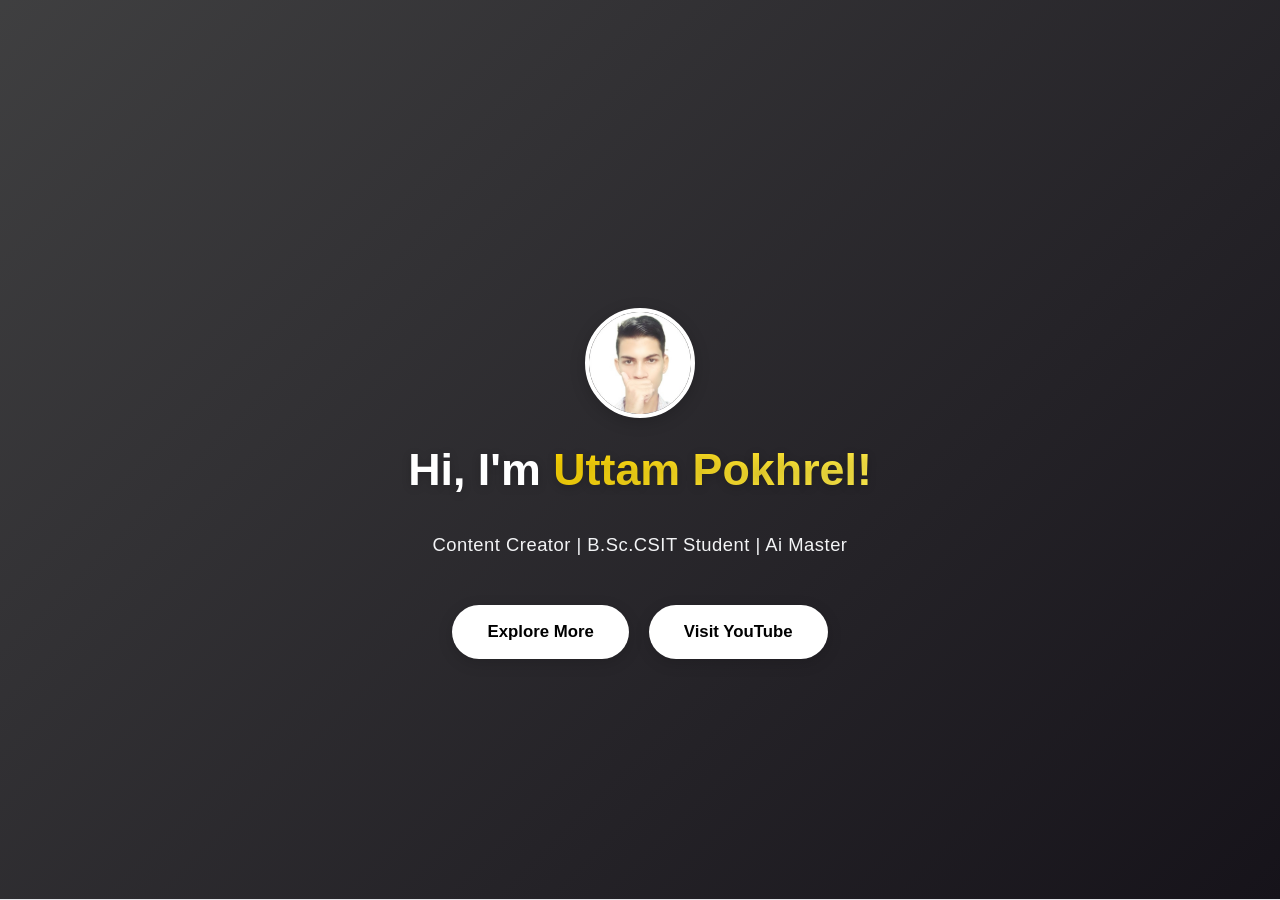
<file: index.html>
<!DOCTYPE html>
<html lang="en">
<head>
    <meta charset="UTF-8">
    <title>Uttam Pokhrel | Official Website</title>
    <link rel="stylesheet" href="style.css">
    <link rel="about section" href="about.html">
    <link rel="contact section" href="contact.html">
    <link rel="follow section" href="follow.html"> 
    <link rel="register section" href="register.html">
    <link rel="signin section" href="signin.html">
    <link rel="signup section" href="signup.html">
    <link rel="privacy.html" href="privacy.html">
    <link rel="terms.html" href="terms.html">
</head>
<body>
<header>
    <nav>
        <div style="font-size:1.3rem;font-weight:bold;letter-spacing:1px;"><strong>Uttam Pokhrel</strong></div>
        <div style="display:flex; align-items:center; gap:15px; flex-wrap:wrap;">
            <a href="index.html">Home</a>
            <a href="about.html">About</a>
            <a href="contact.html">Contact</a>
            <a href="follow.html" >Follow Us</a>
            <a href="register.html" class="register-box">Register Now</a>
        </div>
    </nav>
</header>
    <!-- HERO SECTION -->
    <header class="hero" style="padding-top:80px;">
        <img src="profile.jpg" alt="Uttam Pokhrel Logo" style="width:110px; height:110px; object-fit:cover; border-radius:50%; display:block; margin:0 auto 1em; box-shadow:0 4px 16px rgba(0,0,0,0.18); border:4px solid #fff; background:#f5f5f5; transition:box-shadow 0.3s;">
        <h1 style="font-size:2.8rem;">Hi, I'm <span>Uttam Pokhrel!</span></h1>
        <p style="font-size:1.15rem; color:#f3f4f6;">Content Creator | B.Sc.CSIT Student | Ai Master</p>
        <div class="hero-buttons">
            <!-- make this a direct link to about.html so clicking immediately navigates -->
            <a href="about.html" class="hero-link">Explore More</a>
            <button onclick="openYouTube()">Visit YouTube</button>
        </div>
    </header>
<a href="privacy.html">Privacy Policy</a> | <a href="terms.html">Terms of Service</a>
<footer style="margin-top:60px;">
    <p>© 2029 Uttam Pokhrel. All rights reserved!</p>
</footer>
    <script>
        function scrollToSection() {
            
        }

        function openYouTube() {
            window.open('https://www.youtube.com/@UttamRealPok/featured', '_blank');
        }

        function sendMessageIndex() {
            const input = document.getElementById('chat-input-index');
            const message = input.value.trim();
            if (message) {
                addMessageIndex('You: ' + message);
                input.value = '';
                fetch('/chat', {
                    method: 'POST',
                    headers: { 'Content-Type': 'application/json' },
                    body: JSON.stringify({ message: message })
                })
                .then(response => response.json())
                .then(data => addMessageIndex('AI: ' + data.response))
                .catch(() => addMessageIndex('AI: Sorry, I\'m having trouble, working on it. COMING SOON!'));
            }
        }

        function addMessageIndex(message) {
            const messages = document.getElementById('chat-messages-index');
            const msgDiv = document.createElement('div');
            msgDiv.textContent = message;
            messages.appendChild(msgDiv);
            messages.scrollTop = messages.scrollHeight;
        }
    </script>
    <script src="theme.js"></script>
</body>
</html>
</file>
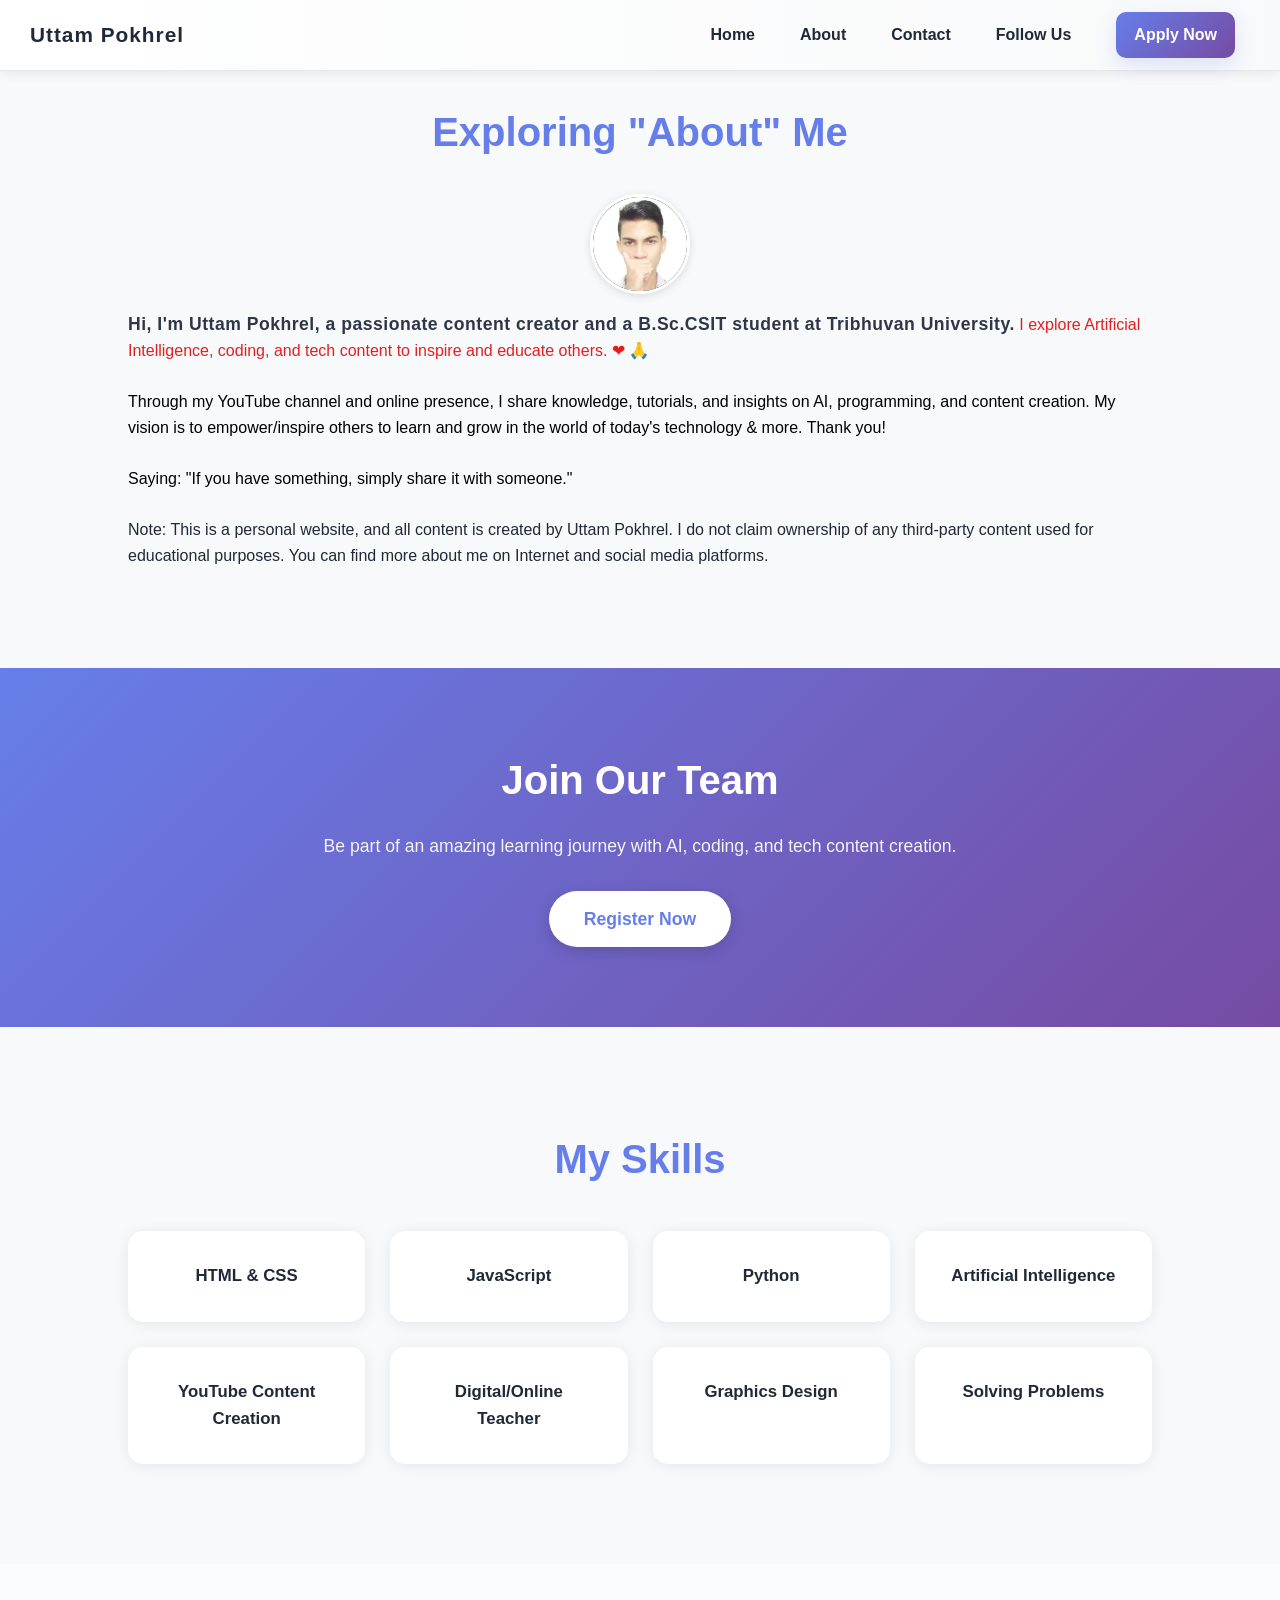
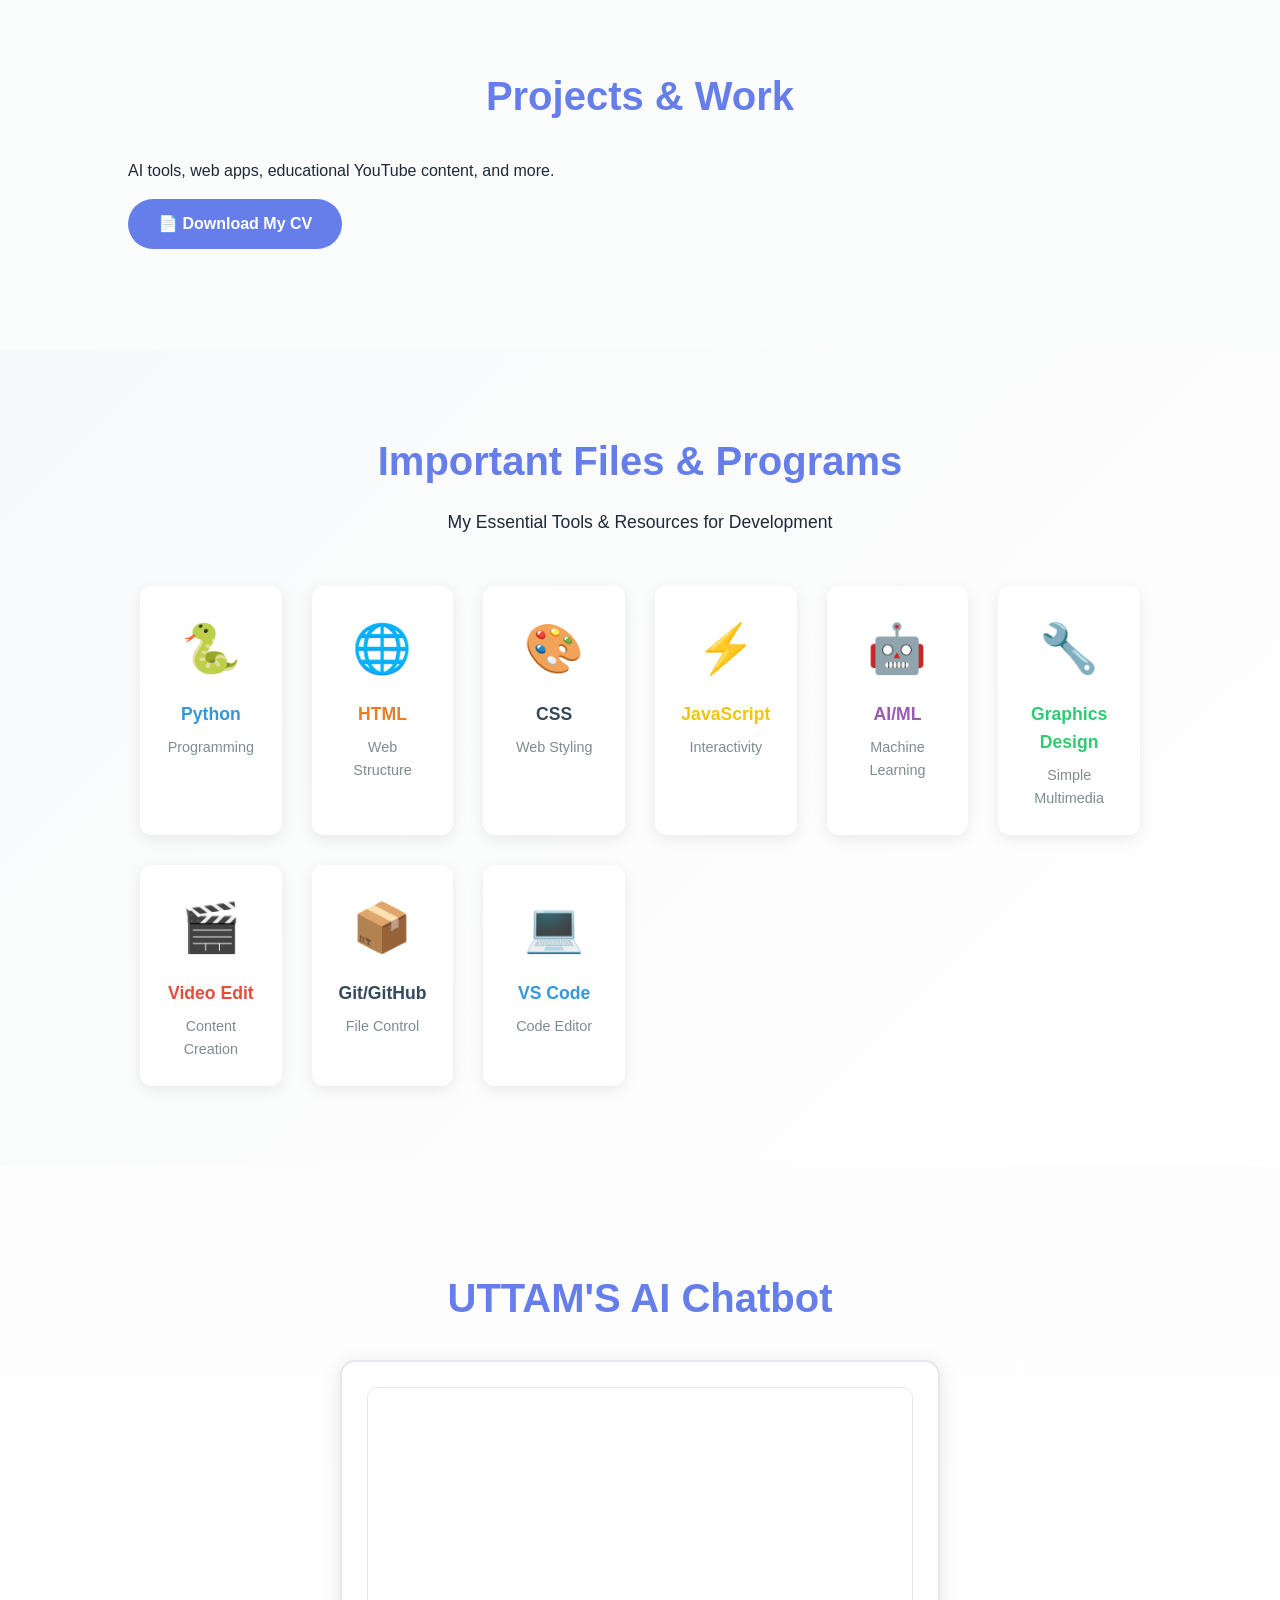
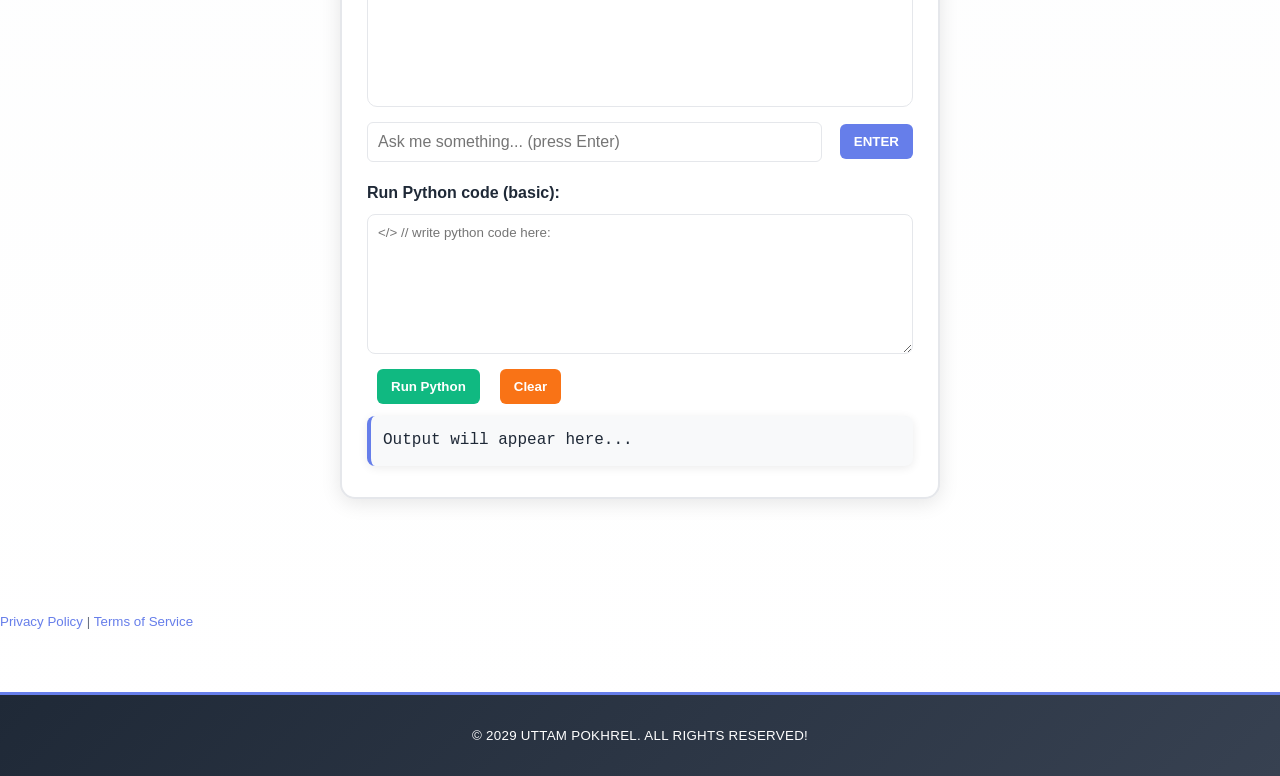
<file: about.html>
<!DOCTYPE html>
<html lang="en">
<head>
    <meta charset="UTF-8">
    <title>About | Uttam Pokhrel</title>
  <link rel="stylesheet" href="style.css">
    <link rel="about section" href="about.html">
    <link rel="contact section" href="contact.html">
    <link rel="follow section" href="follow.html"> 
    <link rel="register section" href="register.html">
    <link rel="signin section" href="signin.html">
    <link rel="signup section" href="signup.html">
    <link rel="privacy.html" href="privacy.html">
    <link rel="terms.html" href="terms.html">
    <style>
        /* Chat styles */
        #chat-messages-about { max-height: 320px; overflow-y: auto; padding: 12px; background: #ffffff; border-radius: 10px; border: 1px solid #e5e7eb; }
        .chat-bubble { margin-bottom: 12px; padding:10px 14px; border-radius: 12px; max-width: 86%; line-height:1.4; }
        .chat-user { background: #e8f4f8; margin-left: auto; text-align: right; }
        .chat-ai { background: linear-gradient(135deg, #667eea, #764ba2); color: #fff; margin-right: auto; }
        .chat-system { background:#f3f4f6; color:#333; font-style:italic; }
    </style>
</head>
<body>

<header>
    <nav>
        <div style="font-size:1.3rem;font-weight:bold;letter-spacing:1px;"><strong>Uttam Pokhrel</strong></div>
        <div style="display:flex; align-items:center; gap:15px; flex-wrap:wrap;">
            <a href="index.html">Home</a>
            <a href="about.html">About</a>
            <a href="contact.html">Contact</a>
            <a href="follow.html" >Follow Us</a>
            <a href="register.html" class="register-box">Apply Now</a>
        </div>
    </nav>
</header>
<!-- ABOUT -->
    <section id="about">
        <h2>Exploring "About" Me </h2>
        <p>
             <img src="profile.jpg" alt="Profile Photo" style="width:100px; height:100px; object-fit:cover; border-radius:50%; display:block; margin:0 auto 1em; box-shadow:0 2px 8px rgba(0,0,0,0.12); border:3px solid #fff; background:#f5f5f5;">
            <strong style="font-size:1.1rem; font-weight:700; letter-spacing:0.5px; color:#2d3748;">Hi, I'm Uttam Pokhrel, a passionate content creator and a B.Sc.CSIT student at Tribhuvan University.</strong>
            <span style="font-size:1rem; font-weight:500; color:#e41e1e; line-height:1.6;">I explore Artificial Intelligence, coding, and tech content to inspire and educate others. ❤ 🙏</span>
<br style="margin: 30px 0;">
<br style="margin: 30px 0;">
            <span style="font-size:1rem; font-weight:500; color:#000000; line-height:1.6;">Through my YouTube channel and online presence, I share knowledge, tutorials, and insights on AI, programming, and content creation. My vision is to empower/inspire others to learn and grow in the world of today's technology & more. Thank you!</span>
            <br style="margin: 30px 0;">
            <br style="margin: 30px 0;">
             <span style="font-size:1rem; font-weight:500; color:#000000; line-height:1.6;">Saying: "If you have something, simply share it with someone."</span>
             <br style="margin: 30px 0;">
             <br style="margin: 30px 0;">
             Note: This is a personal website, and all content is created by Uttam Pokhrel. I do not claim ownership of any third-party content used for educational purposes. You can find more about me on Internet and social media platforms.
    </section>
    <!-- REGISTER NOW -->
    <section id="register" style="background: linear-gradient(135deg, #667eea 0%, #764ba2 100%); padding:80px 10%; text-align:center; color:#ffffff;">
        <h2 style="color:#ffffff; font-size:2.5rem; margin-bottom:20px;">Join Our Team</h2>
        <p style="font-size:1.1rem; margin-bottom:30px; color:#f3f4f6;">Be part of an amazing learning journey with AI, coding, and tech content creation.</p>
        <a href="https://forms.gle/f17SiPeSPfDuTWSa8" target="_blank" style="display:inline-block; background:#ffffff; color:#667eea; padding:14px 35px; border-radius:50px; text-decoration:none; font-weight:600; font-size:1.1rem; transition:all 0.3s ease; box-shadow:0 4px 15px rgba(0,0,0,0.15);" onmouseover="this.style.background='#f0f0f0'; this.style.transform='translateY(-3px)'; this.style.boxShadow='0 8px 25px rgba(0,0,0,0.2)'" onmouseout="this.style.background='#ffffff'; this.style.transform='translateY(0)'; this.style.boxShadow='0 4px 15px rgba(0,0,0,0.15)'">Register Now</a>
    </section>
    <!-- SKILLS -->
    <section id="skills">
        <h2>My Skills</h2>
        <div class="skills-box">
            <div>HTML & CSS</div>
            <div>JavaScript</div>
            <div>Python</div>
            <div>Artificial Intelligence</div>
            <div>YouTube Content Creation</div>
            <div>Digital/Online Teacher</div>
            <div>Graphics Design</div>
            <div>Solving Problems</div>
        </div>
    </section>

    <!-- PROJECTS -->
    <section id="projects">
        <h2>Projects & Work</h2>
        <p>AI tools, web apps, educational YouTube content, and more.</p>
        <a href="MyCV.pdf" download 
       style="display:inline-block;
              margin-top:15px;
              padding:12px 30px;
              background:#667eea;
              color:white;
              border-radius:30px;
              text-decoration:none;
              font-weight:600;
              transition:0.3s;">
        📄 Download My CV
    </a>
    </section>

    <!-- IMPORTANT FILES & PROGRAMS -->
    <section id="important-files" style="background: linear-gradient(135deg, #f8f9fa, #ffffff); padding:80px 10%; text-align:center;">
        <h2 style="font-size:2.5rem; margin-bottom:15px; color:#667eea; font-weight:700;">Important Files & Programs</h2>
        <p style="font-size:1.1rem; margin-bottom:50px; color:#1f2937; font-weight:500;">My Essential Tools & Resources for Development</p>
        
        <div style="display:grid; grid-template-columns:repeat(auto-fit, minmax(120px, 1fr)); gap:30px; max-width:1000px; margin:0 auto;">
            <!-- Python -->
            <div style="background:#fff; padding:25px; border-radius:12px; box-shadow:0 4px 15px rgba(0,0,0,0.08); transition:all 0.3s ease;" onmouseover="this.style.transform='translateY(-8px)'; this.style.boxShadow='0 12px 30px rgba(52,152,219,0.2)'" onmouseout="this.style.transform='translateY(0)'; this.style.boxShadow='0 4px 15px rgba(0,0,0,0.08)'">
                <div style="font-size:3rem; margin-bottom:12px;">🐍</div>
                <h3 style="color:#3498db; font-size:1.1rem; margin-bottom:8px;">Python</h3>
                <p style="color:#7f8c8d; font-size:0.9rem;">Programming</p>
            </div>
            
            <!-- HTML -->
            <div style="background:#fff; padding:25px; border-radius:12px; box-shadow:0 4px 15px rgba(0,0,0,0.08); transition:all 0.3s ease;" onmouseover="this.style.transform='translateY(-8px)'; this.style.boxShadow='0 12px 30px rgba(230,126,34,0.2)'" onmouseout="this.style.transform='translateY(0)'; this.style.boxShadow='0 4px 15px rgba(0,0,0,0.08)'">
                <div style="font-size:3rem; margin-bottom:12px;">🌐</div>
                <h3 style="color:#e67e22; font-size:1.1rem; margin-bottom:8px;">HTML</h3>
                <p style="color:#7f8c8d; font-size:0.9rem;">Web Structure</p>
            </div>
            
            <!-- CSS -->
            <div style="background:#fff; padding:25px; border-radius:12px; box-shadow:0 4px 15px rgba(0,0,0,0.08); transition:all 0.3s ease;" onmouseover="this.style.transform='translateY(-8px)'; this.style.boxShadow='0 12px 30px rgba(52,73,94,0.2)'" onmouseout="this.style.transform='translateY(0)'; this.style.boxShadow='0 4px 15px rgba(0,0,0,0.08)'">
                <div style="font-size:3rem; margin-bottom:12px;">🎨</div>
                <h3 style="color:#34495e; font-size:1.1rem; margin-bottom:8px;">CSS</h3>
                <p style="color:#7f8c8d; font-size:0.9rem;">Web Styling</p>
            </div>
            
            <!-- JavaScript -->
            <div style="background:#fff; padding:25px; border-radius:12px; box-shadow:0 4px 15px rgba(0,0,0,0.08); transition:all 0.3s ease;" onmouseover="this.style.transform='translateY(-8px)'; this.style.boxShadow='0 12px 30px rgba(241,196,15,0.2)'" onmouseout="this.style.transform='translateY(0)'; this.style.boxShadow='0 4px 15px rgba(0,0,0,0.08)'">
                <div style="font-size:3rem; margin-bottom:12px;">⚡</div>
                <h3 style="color:#f1c40f; font-size:1.1rem; margin-bottom:8px;">JavaScript</h3>
                <p style="color:#7f8c8d; font-size:0.9rem;">Interactivity</p>
            </div>
            
            <!-- AI/ML Tools -->
            <div style="background:#fff; padding:25px; border-radius:12px; box-shadow:0 4px 15px rgba(0,0,0,0.08); transition:all 0.3s ease;" onmouseover="this.style.transform='translateY(-8px)'; this.style.boxShadow='0 12px 30px rgba(155,89,182,0.2)'" onmouseout="this.style.transform='translateY(0)'; this.style.boxShadow='0 4px 15px rgba(0,0,0,0.08)'">
                <div style="font-size:3rem; margin-bottom:12px;">🤖</div>
                <h3 style="color:#9b59b6; font-size:1.1rem; margin-bottom:8px;">AI/ML</h3>
                <p style="color:#7f8c8d; font-size:0.9rem;">Machine Learning</p>
            </div>
            
            <!-- Graphics -->
            <div style="background:#fff; padding:25px; border-radius:12px; box-shadow:0 4px 15px rgba(0,0,0,0.08); transition:all 0.3s ease;" onmouseover="this.style.transform='translateY(-8px)'; this.style.boxShadow='0 12px 30px rgba(46,204,113,0.2)'" onmouseout="this.style.transform='translateY(0)'; this.style.boxShadow='0 4px 15px rgba(0,0,0,0.08)'">
                <div style="font-size:3rem; margin-bottom:12px;">🔧</div>
                <h3 style="color:#2ecc71; font-size:1.1rem; margin-bottom:8px;">Graphics Design</h3>
                <p style="color:#7f8c8d; font-size:0.9rem;">Simple Multimedia</p>
            </div>
            
            <!-- Video Editing -->
            <div style="background:#fff; padding:25px; border-radius:12px; box-shadow:0 4px 15px rgba(0,0,0,0.08); transition:all 0.3s ease;" onmouseover="this.style.transform='translateY(-8px)'; this.style.boxShadow='0 12px 30px rgba(231,76,60,0.2)'" onmouseout="this.style.transform='translateY(0)'; this.style.boxShadow='0 4px 15px rgba(0,0,0,0.08)'">
                <div style="font-size:3rem; margin-bottom:12px;">🎬</div>
                <h3 style="color:#e74c3c; font-size:1.1rem; margin-bottom:8px;">Video Edit</h3>
                <p style="color:#7f8c8d; font-size:0.9rem;">Content Creation</p>
            </div>
            
            <!-- Git/GitHub -->
            <div style="background:#fff; padding:25px; border-radius:12px; box-shadow:0 4px 15px rgba(0,0,0,0.08); transition:all 0.3s ease;" onmouseover="this.style.transform='translateY(-8px)'; this.style.boxShadow='0 12px 30px rgba(52,73,94,0.2)'" onmouseout="this.style.transform='translateY(0)'; this.style.boxShadow='0 4px 15px rgba(0,0,0,0.08)'">
                <div style="font-size:3rem; margin-bottom:12px;">📦</div>
                <h3 style="color:#34495e; font-size:1.1rem; margin-bottom:8px;">Git/GitHub</h3>
                <p style="color:#7f8c8d; font-size:0.9rem;">File Control</p>
            </div>
            
            <!-- VS Code -->
            <div style="background:#fff; padding:25px; border-radius:12px; box-shadow:0 4px 15px rgba(0,0,0,0.08); transition:all 0.3s ease;" onmouseover="this.style.transform='translateY(-8px)'; this.style.boxShadow='0 12px 30px rgba(52,152,219,0.2)'" onmouseout="this.style.transform='translateY(0)'; this.style.boxShadow='0 4px 15px rgba(0,0,0,0.08)'">
                <div style="font-size:3rem; margin-bottom:12px;">💻</div>
                <h3 style="color:#3498db; font-size:1.1rem; margin-bottom:8px;">VS Code</h3>
                <p style="color:#7f8c8d; font-size:0.9rem;">Code Editor</p>
            </div>
        </div>
    </section>

    <!-- AI CHATBOT -->
    <section id="chatbot">
        <h2>UTTAM'S AI Chatbot</h2>
            <div id="chat-container-about" aria-live="polite">
            <div id="chat-messages-about"></div>
            <div style="margin-top:10px;">
                <div style="display:flex; gap:8px; margin-top:8px; align-items:center;">
                    <input type="text" id="chat-input-about" placeholder="Ask me something... (press Enter)" aria-label="Chat input" style="flex:1; padding:10px; border-radius:6px; border:1px solid #e5e7eb;">
                    <button id="chat-send-btn" aria-label="Send message" style="padding:10px 14px; border-radius:6px; background:#667eea; color:#fff; border:none;">ENTER</button>
                </div>
            </div>

            <div style="margin-top:18px;">
                <label for="code-area" style="font-weight:600;">Run Python code (basic):</label>
                <textarea id="code-area" placeholder="</> // write python code here:" style="width:100%; min-height:140px; margin-top:8px; padding:10px; border-radius:8px; border:1px solid #e5e7eb;"></textarea>
                <div style="display:flex; gap:10px; margin-top:8px;">
                    <button onclick="runCode()" style="padding:10px 14px; border-radius:6px; background:#10b981; color:#fff; border:none;">Run Python</button>
                    <button onclick="clearCode()" style="padding:10px 14px; border-radius:6px; background:#f97316; color:#fff; border:none;">Clear</button>
                </div>
                <pre id="code-output" style="background:#f8f9fa; padding:12px; border-radius:8px; margin-top:12px; white-space:pre-wrap; max-height:240px; overflow:auto; border-left:4px solid #667eea;">Output will appear here...</pre>
                <small style="display:block; margin-top:6px; color:#6b7280;">
            </div>
        </div>
    </section>
    <a href="privacy.html">Privacy Policy</a> | <a href="terms.html">Terms of Service</a>
<footer style="margin-top:60px;">
    <p>© 2029 UTTAM POKHREL. ALL RIGHTS RESERVED!</p>
</footer>
<script>
// Add message bubble to chat area. role: 'user' | 'assistant' | 'system'
function addMessageAbout(role, text) {
    const messages = document.getElementById('chat-messages-about');
    const msgDiv = document.createElement('div');
    msgDiv.classList.add('chat-bubble');
    if (role === 'user') msgDiv.classList.add('chat-user');
    else if (role === 'assistant') msgDiv.classList.add('chat-ai');
    else if (role === 'system') msgDiv.classList.add('chat-system');
    msgDiv.textContent = text;
    messages.appendChild(msgDiv);
    messages.scrollTop = messages.scrollHeight;
    return msgDiv;
}

async function sendMessageAbout() {
    const input = document.getElementById('chat-input-about');
    const message = input.value.trim();
    if (!message) return;

    // show user bubble
    addMessageAbout('user', message);
    input.value = '';

    // show assistant loading bubble
    const loadingBubble = addMessageAbout('assistant', '…');

    try {
        const res = await fetch('/chat', {
            method: 'POST',
            headers: { 'Content-Type': 'application/json' },
            body: JSON.stringify({ message: message })
        });
        const data = await res.json();
        loadingBubble.textContent = data.response || 'No response';
    } catch (e) {
        loadingBubble.textContent = 'Error contacting chat service.';
    }
}

async function runCode() {
    const code = document.getElementById('code-area').value;
    const out = document.getElementById('code-output');
    out.textContent = 'Running...';
    try {
        const res = await fetch('/run-code', {
            method: 'POST',
            headers: { 'Content-Type': 'application/json' },
            body: JSON.stringify({ code })
        });
        const data = await res.json();
        if (data.ok) out.textContent = data.output || '(no output)';
        else out.textContent = data.output || 'Error running code';
    } catch (e) {
        out.textContent = 'Error executing code: ' + e.message;
    }
}

function clearCode(){
    document.getElementById('code-area').value = '';
    document.getElementById('code-output').textContent = 'Output will appear here...';
}

// allow Enter to send message
document.addEventListener('DOMContentLoaded', () => {
    const input = document.getElementById('chat-input-about');
    const btn = document.getElementById('chat-send-btn');
    input && input.addEventListener('keydown', (e) => {
        if (e.key === 'Enter' && !e.shiftKey) { e.preventDefault(); sendMessageAbout(); }
    });
    btn && btn.addEventListener('click', sendMessageAbout);
});
</script>
<script src="theme.js"></script>
</body>
</html>
</file>
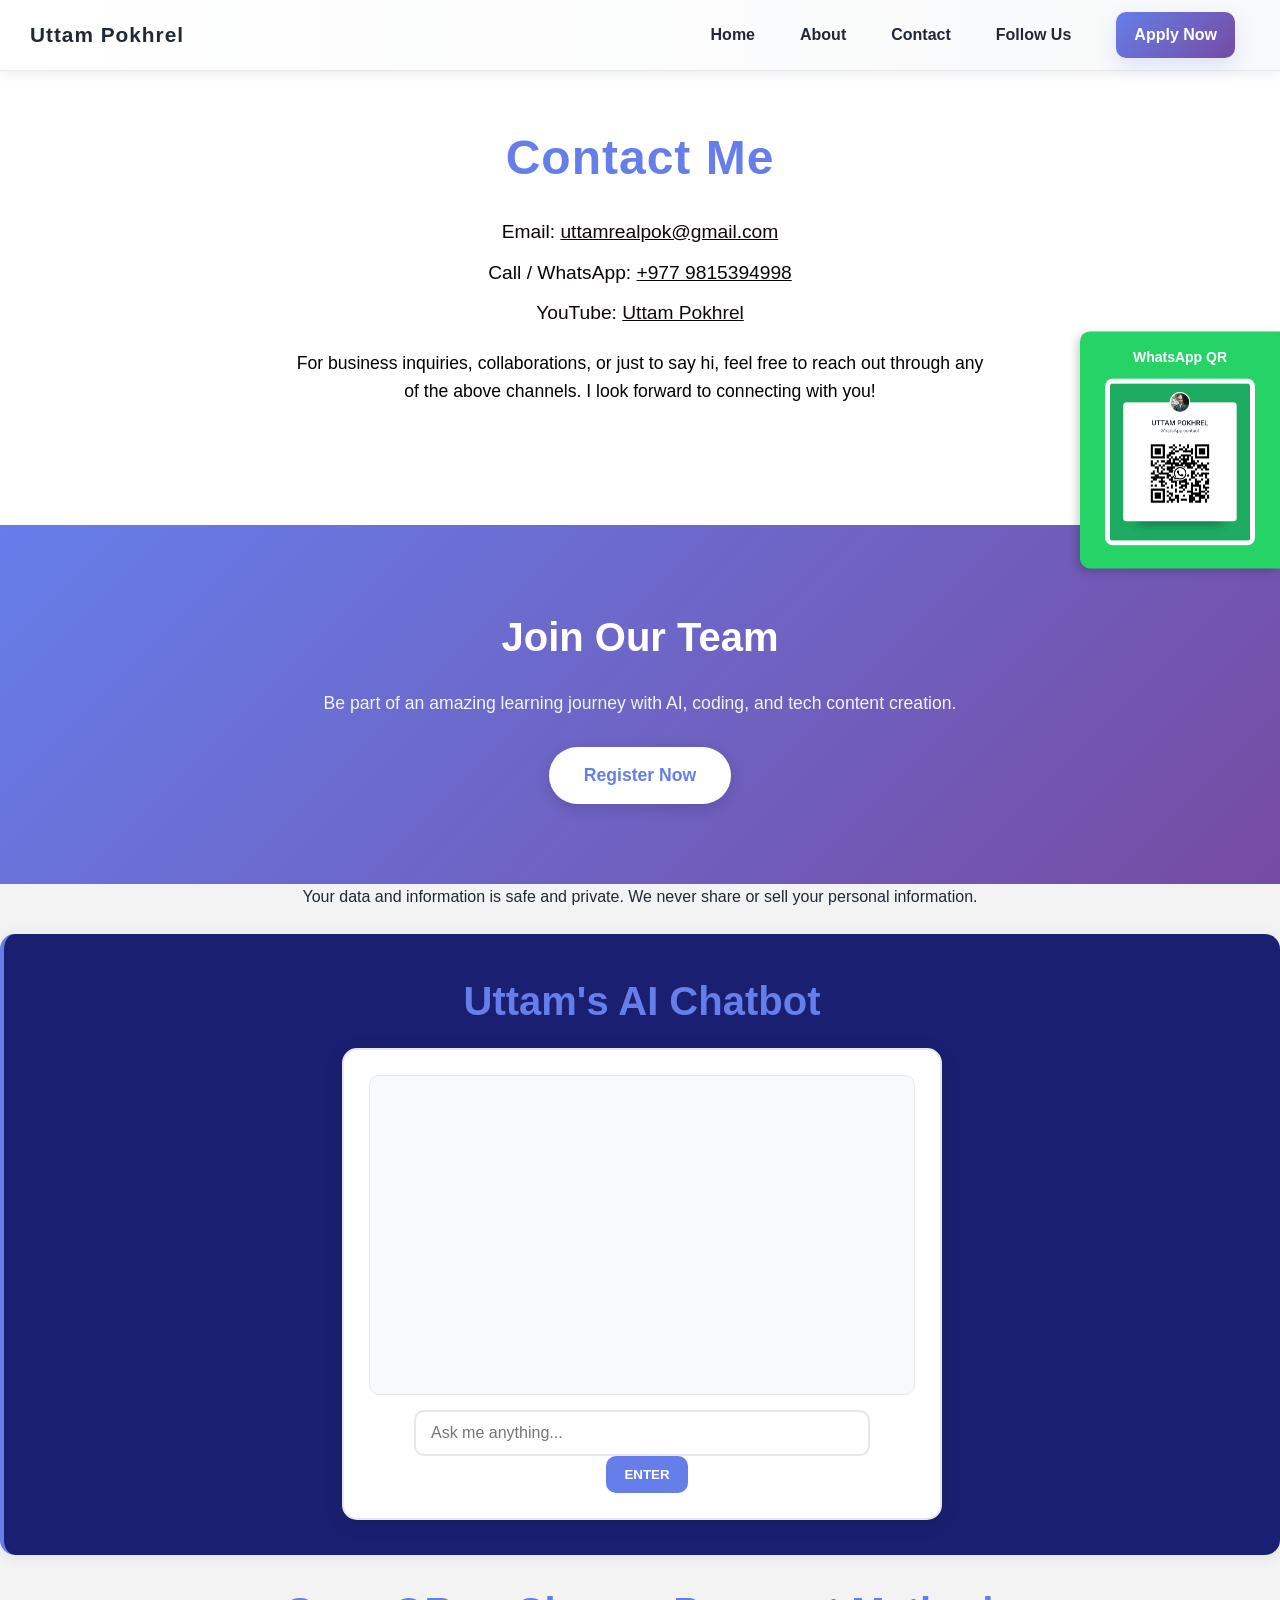
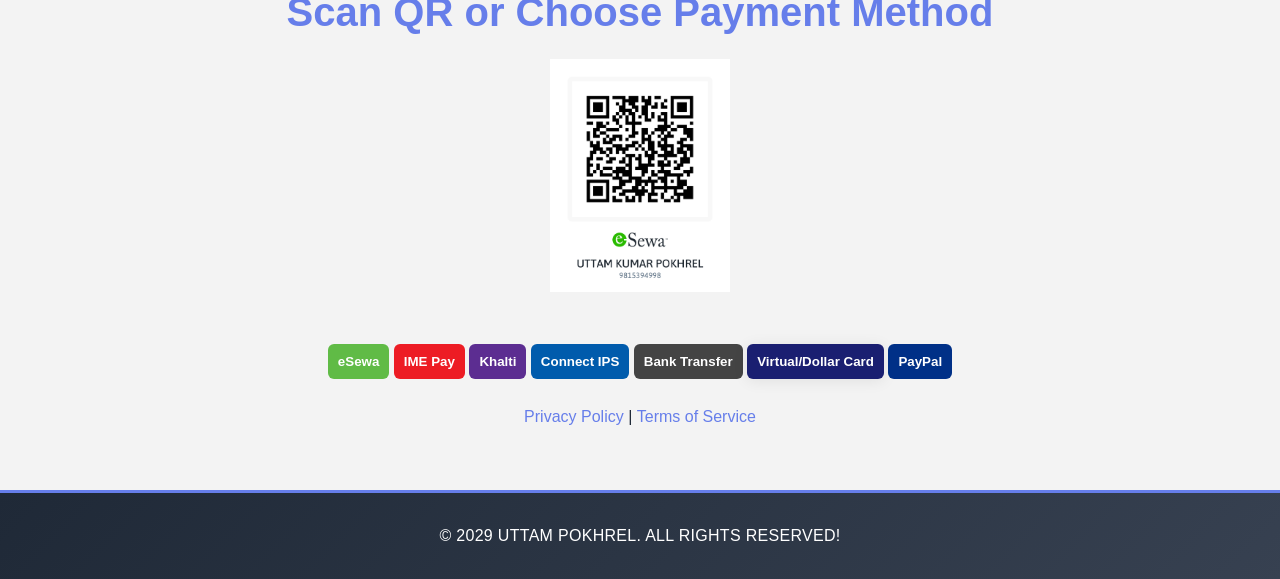
<file: contact.html>
<!DOCTYPE html>
<html lang="en">
<head>
    <meta charset="UTF-8">
    <title>Contact | Uttam Pokhrel</title>
   <link rel="stylesheet" href="style.css">
    <link rel="about section" href="about.html">
    <link rel="contact section" href="contact.html">
    <link rel="follow section" href="follow.html"> 
    <link rel="register section" href="register.html">
    <link rel="signin section" href="signin.html">
    <link rel="signup section" href="signup.html">
    <link rel="privacy.html" href="privacy.html">
    <link rel="terms.html" href="terms.html">
    
</head>
<body>

<header>
    <nav>
       <div style="font-size:1.3rem;font-weight:bold;letter-spacing:1px;"><strong>Uttam Pokhrel</strong></div>
        <div style="display:flex; align-items:center; gap:15px; flex-wrap:wrap;">
            <a href="index.html">Home</a>
            <a href="about.html">About</a>
            <a href="contact.html">Contact</a>
            <a href="follow.html">Follow Us</a>
            <a href="register.html" class="register-box">Apply Now</a>
        </div>
    </nav>
</header>

<section id="contact-cover" style="
    background-color:#ffffff;
    color:#0a0404;
    padding:120px 20px;
    text-align:center;
    font-family:Arial, sans-serif;
">
    <div style="max-width:700px; margin:auto;">
        <h1 style="
            font-size:3rem;
            font-weight:700;
            letter-spacing:1px;
            margin-bottom:20px;
            color:#667eea
        ">Contact Me</h1>
        <p style="font-size:1.2rem; margin-bottom:10px;">
            Email: <a href="mailto:uttamrealpok@gmail.com" style="color:#0c0505; text-decoration:underline;">uttamrealpok@gmail.com</a>
        </p>
        <p style="font-size:1.2rem; margin-bottom:10px;">
            Call / WhatsApp: <a href="https://wa.me/9779815394998" target="_blank" style="color:#080606; text-decoration:underline;">+977 9815394998</a>
        </p>
        <p style="font-size:1.2rem; margin-bottom:20px;">
            YouTube: <a href="https://youtube.com/@UttamRealPok" target="_blank" style="color:#0e0909; text-decoration:underline;">Uttam Pokhrel</a>
        </p>
        <p style="font-size:1.1rem; color:#000000;">
            For business inquiries, collaborations, or just to say hi, feel free to reach out through any of the above channels. I look forward to connecting with you!
        </p>
    </div>
    <style>
/* Right Sidebar */
.whatsapp-sidebar {
    position: fixed;
    right: 0;
    top: 50%;
    transform: translateY(-50%);
    background: #25D366;
    padding: 15px;
    border-radius: 10px 0 0 10px;
    box-shadow: -3px 3px 10px rgba(0,0,0,0.2);
    text-align: center;
    width: 200px;
}

.whatsapp-sidebar h4 {
    color: white;
    margin-bottom: 10px;
    font-size: 14px;
}

.whatsapp-sidebar img {
    width: 150px;
    background: white;
    padding: 5px;
    border-radius: 8px;
}

/* Demo page content */
.content {
    padding: 40px;
}
</style>

<body>

<!-- WhatsApp QR Sidebar -->
<div class="whatsapp-sidebar">
    <h4>WhatsApp QR</h4>

    <!-- Replace 97798XXXXXXX with your WhatsApp number -->
    <img src="WhatsApp QR.png" alt="WhatsApp QR">
</div>

</body>
</section>
    <!-- REGISTER NOW -->
    <section id="register" style="background: linear-gradient(135deg, #667eea 0%, #764ba2 100%); padding:80px 10%; text-align:center; color:#ffffff;">
        <h2 style="color:#ffffff; font-size:2.5rem; margin-bottom:20px;">Join Our Team</h2>
        <p style="font-size:1.1rem; margin-bottom:30px; color:#f3f4f6;">Be part of an amazing learning journey with AI, coding, and tech content creation.</p>
        <a href="https://forms.gle/f17SiPeSPfDuTWSa8" target="_blank" style="display:inline-block; background:#ffffff; color:#667eea; padding:14px 35px; border-radius:50px; text-decoration:none; font-weight:600; font-size:1.1rem; transition:all 0.3s ease; box-shadow:0 4px 15px rgba(0,0,0,0.15);" onmouseover="this.style.background='#f0f0f0'; this.style.transform='translateY(-3px)'; this.style.boxShadow='0 8px 25px rgba(0,0,0,0.2)'" onmouseout="this.style.background='#ffffff'; this.style.transform='translateY(0)'; this.style.boxShadow='0 4px 15px rgba(0,0,0,0.15)'">Register Now</a>
    </section>
     Your data and information is safe and private. We never share or sell your personal information. <search></search>
    <div class="card">
        <h2>Uttam's AI Chatbot</h2>
        <div id="chat-container-contact">
            <div id="chat-messages-contact"></div>
            <input id="chat-input-contact" type="text" placeholder="Ask me anything..." />
            <button onclick="sendMessageContact()">ENTER</button>
        </div>
    </div>
</div>
<!-- Payment Method -->
 <head>
<style>
body{

    font-family: Arial, sans-serif;
    background:#f3f3f3;
    text-align:center; }

h2{
    margin-bottom:15px;
}

.qr-box img{
    width:180px;
    margin-bottom:20px;
}

.payment-methods{
    display:white;
    grid-template-columns:1fr 1fr;
    gap:10px;
}

.payment-methods button{
    padding:10px;
    border:none;
    border-radius:6px;
    cursor:pointer;
    font-weight:bold;
    color:white;
}

.esewa{ background:#60bb46; }
.ime{ background:#ed1c24; }
.khalti{ background:#5C2D91; }
.connect{ background:#005BAC; }
.bank{ background:#444; }
.card{ background:#1a1f71; }
.paypal{ background:#003087; }
.virtual{ background:#ff9800; }

.payment-methods button:hover{
    opacity:0.85;
}
</style>
</body>
<div class="payment-box">
    <h2>Scan QR or Choose Payment Method</h2>

    <!-- QR Payment -->
    <div class="qr-box">
        <img src="eSewa_My_QR.png" alt="QR Code">
    </div>
</div>
    <!-- Payment Buttons -->
    <div class="payment-methods">
    </button>
        <button class="esewa" onclick= "window.location.href='eSewa_My_QR.png'">eSewa</button>
        <button class="ime" onclick="window.location.href='Qr pay details.jpg'">IME Pay</button>
        <button class="khalti" onclick="window.location.href='Qr pay details.jpg'">Khalti</button>
        <button class="connect" onclick="window.location.href='Qr pay details.jpg'">Connect IPS</button>
        <button class="bank" onclick="window.location.href='Qr pay details.jpg'">Bank Transfer</button>
        <button class="card" onclick="alert('Pay \\ Name: Uttam Kumar Pokhrel\\ Phone: (+977) 9815394998\\ Country: Nepal')">Virtual/Dollar Card</button>
        <button class="paypal" onclick="alert('PayPal \\ Name: Uttam Kumar Pokhrel\\ Phone: (+977) 9815394998\\ Email: uttamrealpok@gmail.com\\ Country: Nepal')">PayPal</button>
    </div>
</div>
<a href="privacy.html">Privacy Policy</a> | <a href="terms.html">Terms of Service</a>
<footer style="margin-top:60px;">
    <p>© 2029 UTTAM POKHREL. ALL RIGHTS RESERVED!</p>
</footer>
<script>
function sendMessageContact() {
    const input = document.getElementById('chat-input-contact');
    const message = input.value.trim();
    if (message) {
        addMessageContact('You: ' + message);
        input.value = '';
        fetch('/chat', {
            method: 'POST',
            headers: { 'Content-Type': 'application/json' },
            body: JSON.stringify({ message: message })
        })
        .then(response => response.json())
        .then(data => addMessageContact('AI: ' + data.response))
        .catch(() => addMessageContact('AI: Sorry, I\'m having trouble, working on it.));
    }
}

function addMessageContact(message) {
    const messages = document.getElementById('chat-messages-contact');
    const msgDiv = document.createElement('div');
    msgDiv.textContent = message;
    messages.appendChild(msgDiv);
    messages.scrollTop = messages.scrollHeight;
}
</script>
<script src="theme.js"></script>
</body>
</html>
</file>
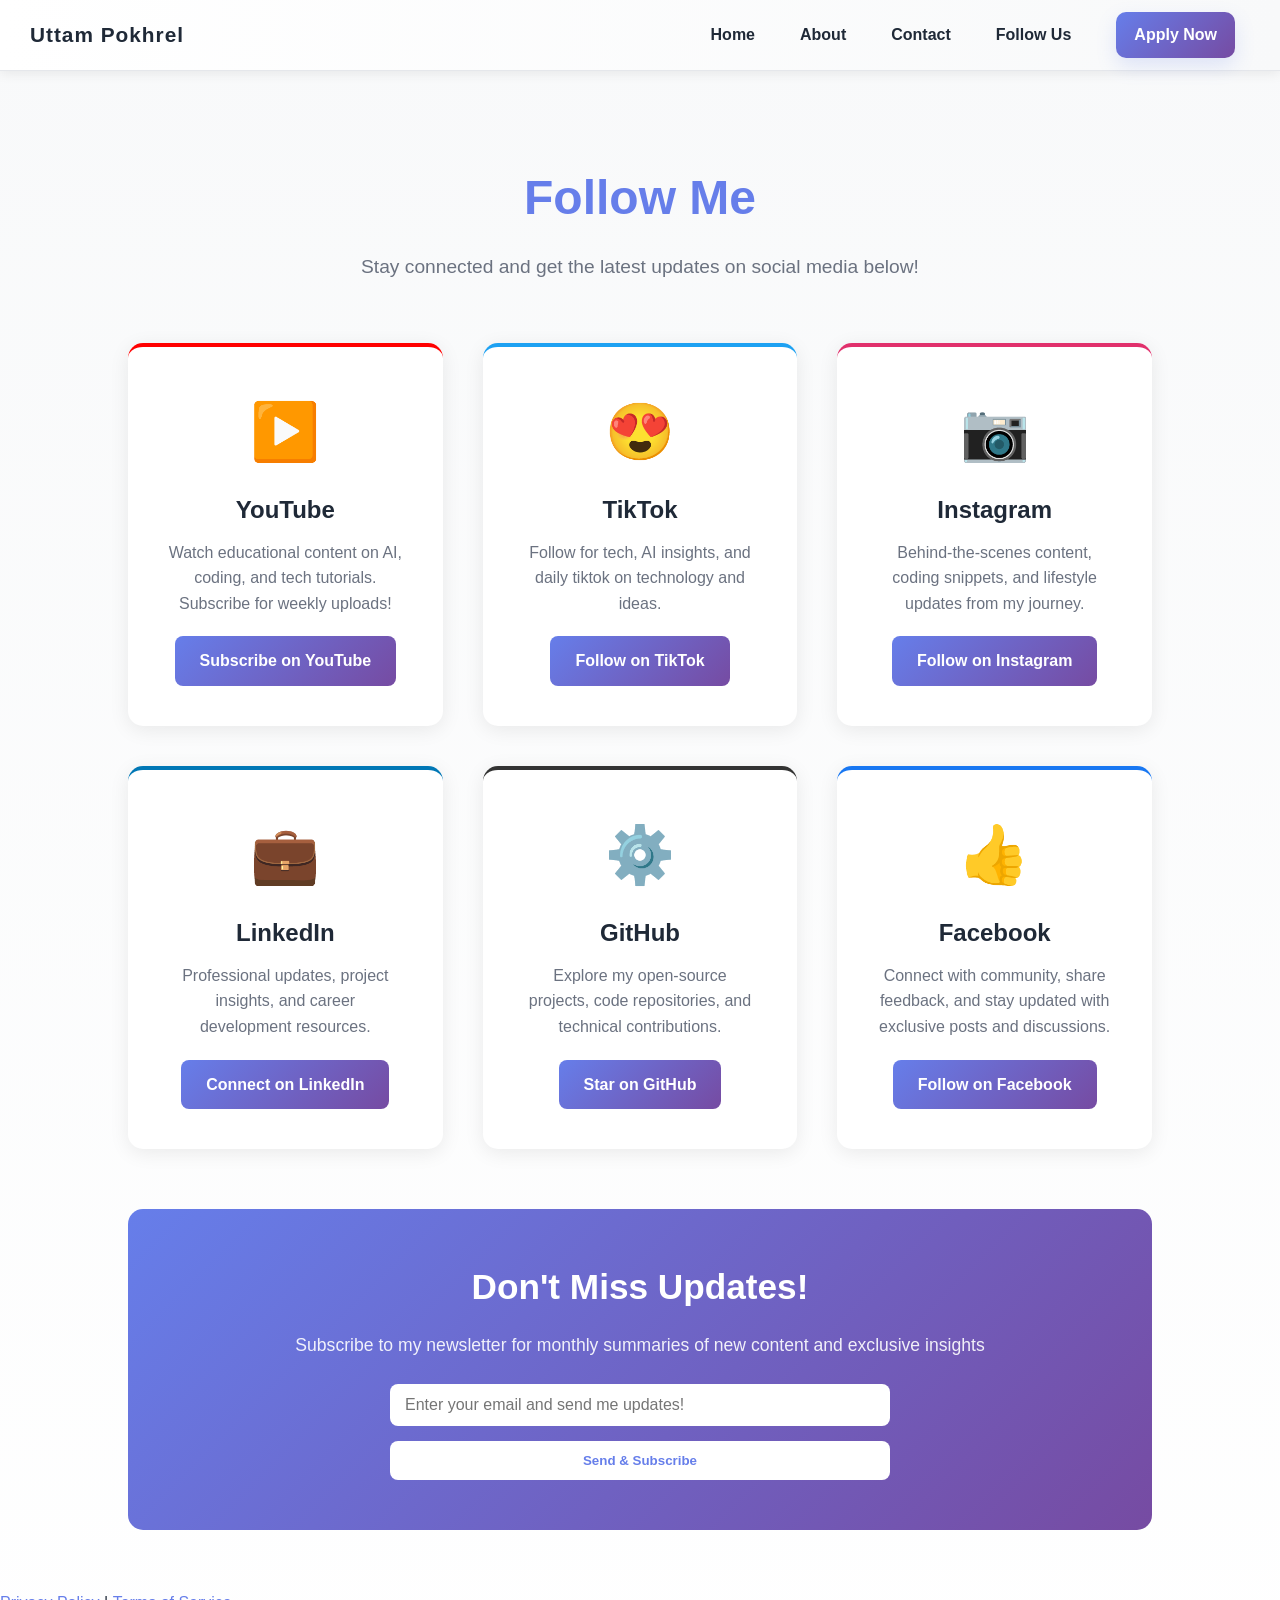
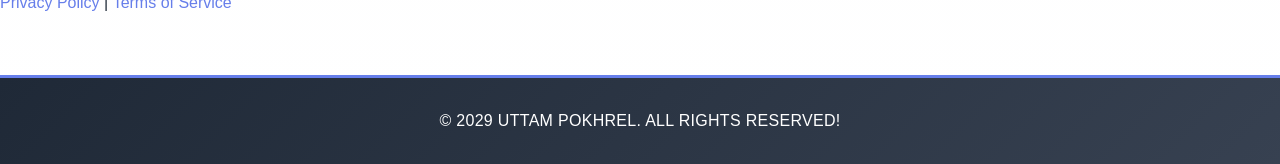
<file: follow.html>
<!DOCTYPE html>
<html lang="en">
<head>
    <meta charset="UTF-8">
    <title>Follow Us | Uttam Pokhrel</title>
   <link rel="stylesheet" href="style.css">
    <link rel="about section" href="about.html">
    <link rel="contact section" href="contact.html">
    <link rel="follow section" href="follow.html"> 
    <link rel="register section" href="register.html">
    <link rel="signin section" href="signin.html">
    <link rel="signup section" href="signup.html">
    <link rel="privacy.html" href="privacy.html">
    <link rel="terms.html" href="terms.html">
    <style>
        .follow-container {
            margin-top: 100px;
            padding: 60px 10%;
        }
        
        .follow-header {
            text-align: center;
            margin-bottom: 60px;
        }
        
        .follow-header h1 {
            font-size: 3rem;
            color: #667eea;
            margin-bottom: 15px;
            font-weight: 700;
        }
        
        .follow-header p {
            font-size: 1.2rem;
            color: #6b7280;
            margin-bottom: 10px;
        }
        
        .social-grid {
            display: grid;
            grid-template-columns: repeat(auto-fit, minmax(300px, 1fr));
            gap: 40px;
            margin-bottom: 60px;
        }
        
        .social-card {
            background: #ffffff;
            padding: 40px;
            border-radius: 15px;
            box-shadow: 0 4px 20px rgba(0, 0, 0, 0.08);
            text-align: center;
            border-top: 4px solid #667eea;
            transition: all 0.3s ease;
        }
        
        .social-card:hover {
            transform: translateY(-10px);
            box-shadow: 0 12px 30px rgba(0, 0, 0, 0.15);
        }
        
        .social-icon {
            font-size: 3.5rem;
            margin-bottom: 15px;
            display: block;
        }
        
        .social-card h3 {
            font-size: 1.5rem;
            color: #1f2937;
            margin-bottom: 10px;
        }
        
        .social-card p {
            color: #6b7280;
            margin-bottom: 20px;
            line-height: 1.6;
        }
        
        .social-link {
            display: inline-block;
            background: linear-gradient(135deg, #667eea, #764ba2);
            color: #ffffff;
            padding: 12px 25px;
            border-radius: 8px;
            text-decoration: none;
            font-weight: 600;
            transition: all 0.3s ease;
        }
        
        .social-link:hover {
            transform: scale(1.05);
            box-shadow: 0 6px 15px rgba(102, 126, 234, 0.3);
        }
        
        .youtube-card { border-top-color: #FF0000; }
        .youtube-card:hover { background: #FFF5F5; }
        
        .twitter-card { border-top-color: #1DA1F2; }
        .twitter-card:hover { background: #F5F8FF; }
        
        .instagram-card { border-top-color: #E1306C; }
        .instagram-card:hover { background: #FFF5FA; }
        
        .linkedin-card { border-top-color: #0077B5; }
        .linkedin-card:hover { background: #F5F9FF; }
        
        .github-card { border-top-color: #333; }
        .github-card:hover { background: #F5F5F5; }
        
        .facebook-card { border-top-color: #1877F2; }
        .facebook-card:hover { background: #F0F4FF; }
        
        .follow-cta {
            background: linear-gradient(135deg, #667eea, #764ba2);
            padding: 50px 40px;
            border-radius: 15px;
            color: #ffffff;
            text-align: center;
            margin-top: 60px;
        }
        
        .follow-cta h2 {
            font-size: 2.2rem;
            color: #ffffff;
            margin-bottom: 15px;
        }
        
        .follow-cta p {
            font-size: 1.1rem;
            color: rgba(255, 255, 255, 0.9);
            margin-bottom: 25px;
        }
        
        .follow-cta button {
            background: #ffffff;
            color: #667eea;
            padding: 12px 30px;
            border: none;
            border-radius: 8px;
            font-weight: 600;
            cursor: pointer;
            transition: all 0.3s ease;
        }
        
        .follow-cta button:hover {
            transform: scale(1.05);
            box-shadow: 0 6px 15px rgba(0, 0, 0, 0.2);
        }
    </style>
</head>
<body>
<header>
    <nav>
        <div style="font-size:1.3rem;font-weight:bold;letter-spacing:1px;"><strong>Uttam Pokhrel</strong></div>
        <div style="display:flex; align-items:center; gap:15px; flex-wrap:wrap;">
            <a href="index.html">Home</a>
            <a href="about.html">About</a>
            <a href="contact.html">Contact</a>
            <a href="follow.html">Follow Us</a>
            <a href="register.html" class="register-box">Apply Now</a>
        </div>
    </nav>
</header>
<div class="follow-container">
    <div class="follow-header">
        <h1>Follow Me</h1>
        <p>Stay connected and get the latest updates on social media below!</p>
    </div>
    
    <div class="social-grid">
        <!-- YouTube -->
        <div class="social-card youtube-card">
            <span class="social-icon">▶️</span>
            <h3>YouTube</h3>
            <p>Watch educational content on AI, coding, and tech tutorials. Subscribe for weekly uploads!</p>
            <a href="https://youtube.com/@UttamRealPok" target="_blank" class="social-link">Subscribe on YouTube</a>
        </div>
        
        <!-- TikTok -->
        <div class="social-card twitter-card">
            <span class="social-icon">😍</span>
            <h3>TikTok</h3>
            <p>Follow for tech, AI insights, and daily tiktok on technology and ideas.</p>
            <a href="https://www.tiktok.com/@uttamrealpok" target="_blank" class="social-link">Follow on TikTok</a>
        </div>
        
        <!-- Instagram -->
        <div class="social-card instagram-card">
            <span class="social-icon">📷</span>
            <h3>Instagram</h3>
            <p>Behind-the-scenes content, coding snippets, and lifestyle updates from my journey.</p>
            <a href="https://instagram.com/uttamrealpok" target="_blank" class="social-link">Follow on Instagram</a>
        </div>
        
        <!-- LinkedIn -->
        <div class="social-card linkedin-card">
            <span class="social-icon">💼</span>
            <h3>LinkedIn</h3>
            <p>Professional updates, project insights, and career development resources.</p>
            <a href="https://linkedin.com/in/uttampokhrel" target="_blank" class="social-link">Connect on LinkedIn</a>
        </div>
        
        <!-- GitHub -->
        <div class="social-card github-card">
            <span class="social-icon">⚙️</span>
            <h3>GitHub</h3>
            <p>Explore my open-source projects, code repositories, and technical contributions.</p>
            <a href="https://github.com/uttamrealpokhrel" target="_blank" class="social-link">Star on GitHub</a>
        </div>
        
        <!-- Facebook -->
        <div class="social-card facebook-card">
            <span class="social-icon">👍</span>
            <h3>Facebook</h3>
            <p>Connect with community, share feedback, and stay updated with exclusive posts and discussions.</p>
            <a href="https://facebook.com/uttam.pokhrel.page" target="_blank" class="social-link">Follow on Facebook</a>
        </div>
    </div>
    
    <div class="follow-cta">
        <h2>Don't Miss Updates!</h2>
        <p>Subscribe to my newsletter for monthly summaries of new content and exclusive insights</p>
        <form onsubmit="handleNewsletter(event)" style="max-width:500px; margin:0 auto;">
            <input type="email" placeholder="Enter your email and send me updates!" required style="width:100%; padding:12px 15px; border:none; border-radius:8px; margin-bottom:15px; font-size:1rem;">
            <button type="submit" style="background:#ffffff; width:100%;">Send & Subscribe</button>
        </form>
    </div>
</div>
<a href="privacy.html">Privacy Policy</a> | <a href="terms.html">Terms of Service</a>
<footer style="margin-top:60px;">
    <p>© 2029 UTTAM POKHREL. ALL RIGHTS RESERVED!</p>
</footer>

<script>
    function handleNewsletter(event) {
        event.preventDefault();
        const email = event.target.querySelector('input[type="email"]').value;
        alert('Thank you for subscribing!\n\nWe will send monthly updates to: ' + email);
        event.target.reset();
    }
</script>
<script src="theme.js"></script>
</body>
</html>
</file>
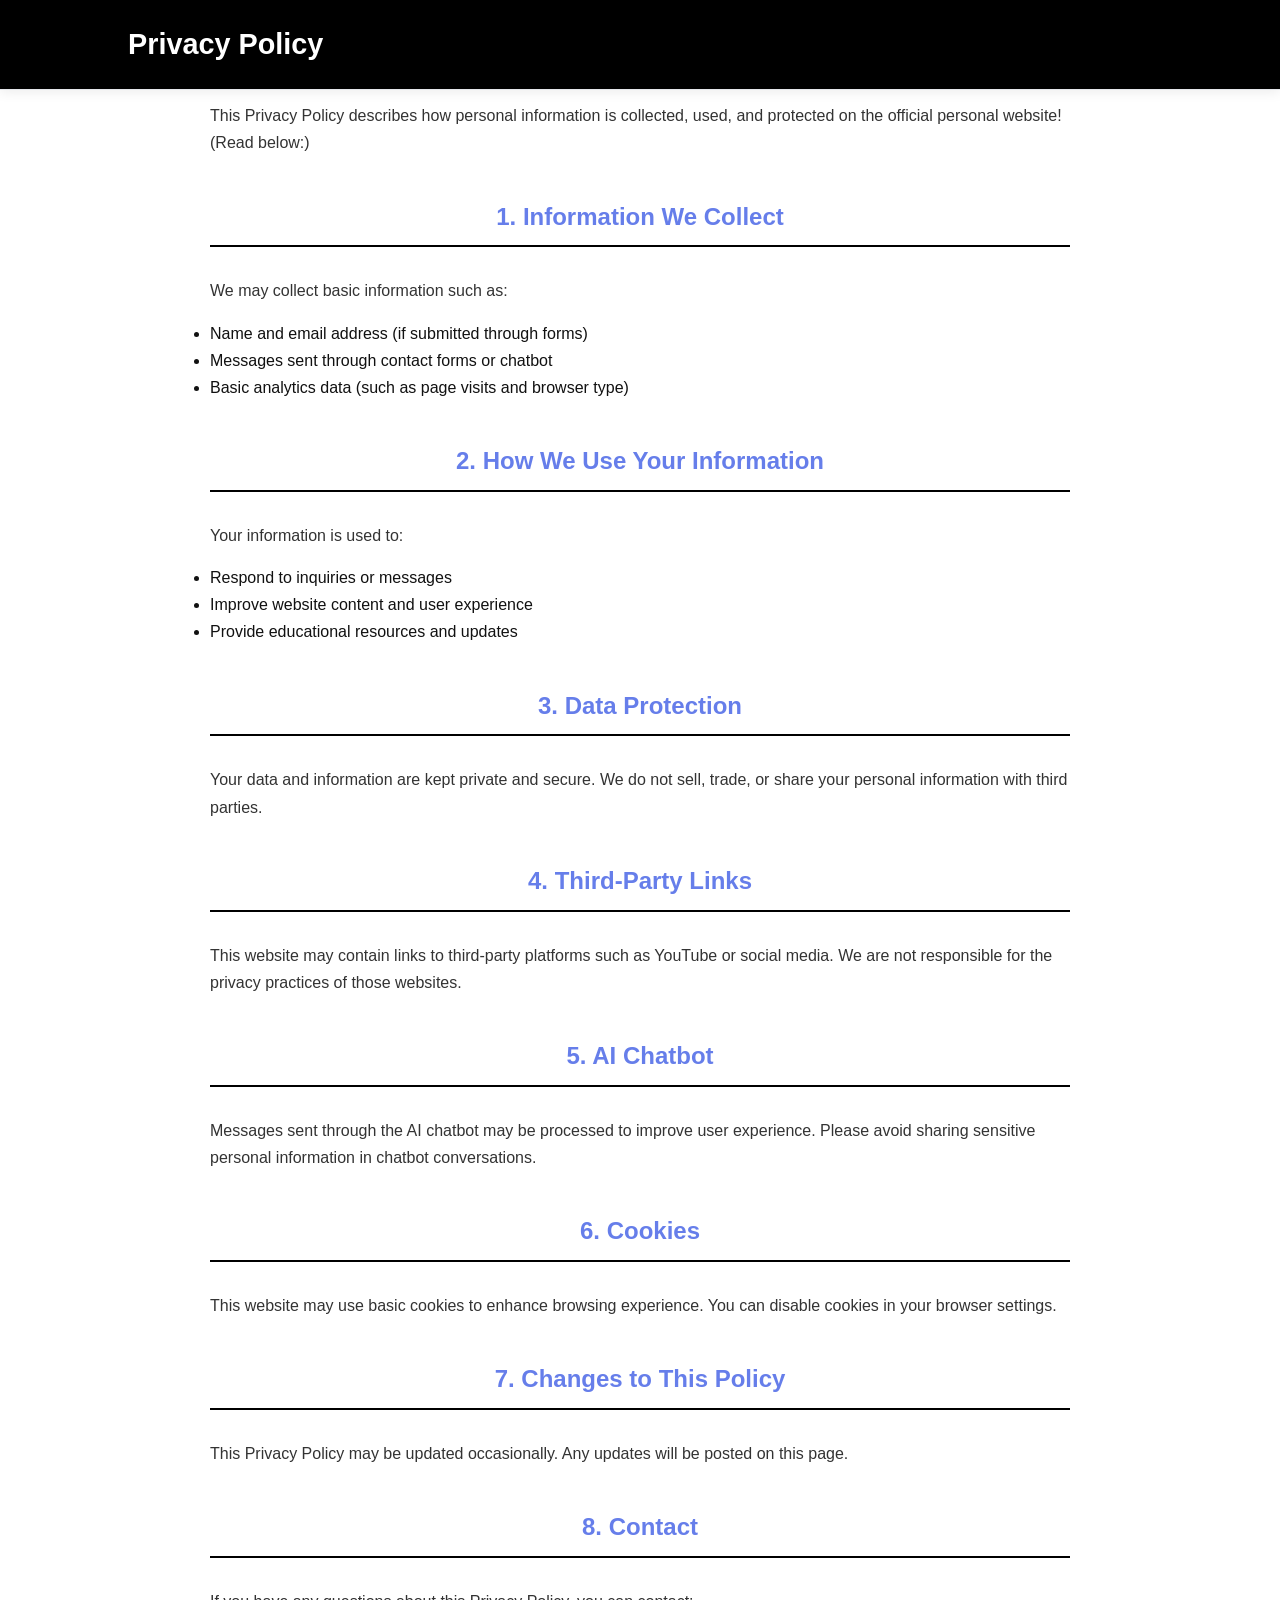
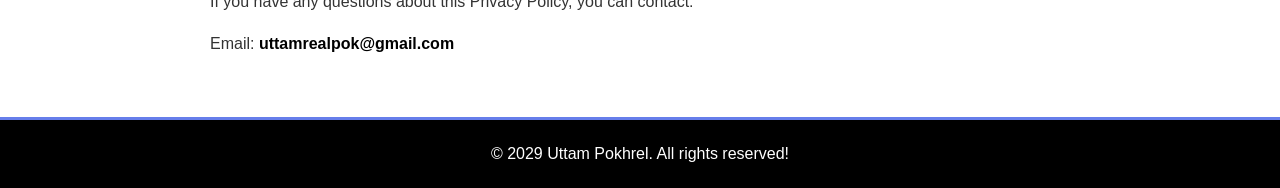
<file: privacy.html>
<!DOCTYPE html>
<html lang="en">
<head>
    <title>Privacy Policy | Uttam Pokhrel</title>
   <link rel="stylesheet" href="style.css">
    <link rel="about section" href="about.html">
    <link rel="contact section" href="contact.html">
    <link rel="follow section" href="follow.html"> 
    <link rel="register section" href="register.html">
    <link rel="signin section" href="signin.html">
    <link rel="signup section" href="signup.html">
    <link rel="privacy.html" href="privacy.html">
    <link rel="terms.html" href="terms.html">
</head>
<body>
<style>
body{
    margin:0;
    font-family: Arial, sans-serif;
    background:#ffffff;
    color:#111;
    line-height:1.7;
}

header{
    background:#000;
    color:#fff;
    padding:20px 10%;
}

header h1{
    margin:0;
    font-size:1.8rem;
}

.container{
    max-width:900px;
    margin:60px auto;
    padding:0 20px;
}

h2{
    margin-top:40px;
    font-size:1.5rem;
    border-bottom:2px solid #000;
    padding-bottom:8px;
}

p{
    margin:15px 0;
    color:#333;
}

a{
    color:#000;
    font-weight:600;
}

footer{
    background:#000;
    color:#fff;
    text-align:center;
    padding:20px;
    margin-top:60px;
}
</style>
</head>

<body>

<header>
    <h1>Privacy Policy</h1>
</header>

<div class="container">

<p><strong>Effective Date:</strong> January 2029 (A.D.)</p>

<p>This Privacy Policy describes how personal information is collected, used, and protected on the official personal website! (Read below:) </p>

<h2>1. Information We Collect</h2>
<p>We may collect basic information such as:</p>
<ul>
<li>Name and email address (if submitted through forms)</li>
<li>Messages sent through contact forms or chatbot</li>
<li>Basic analytics data (such as page visits and browser type)</li>
</ul>

<h2>2. How We Use Your Information</h2>
<p>Your information is used to:</p>
<ul>
<li>Respond to inquiries or messages</li>
<li>Improve website content and user experience</li>
<li>Provide educational resources and updates</li>
</ul>

<h2>3. Data Protection</h2>
<p>Your data and information are kept private and secure. We do not sell, trade, or share your personal information with third parties.</p>

<h2>4. Third-Party Links</h2>
<p>This website may contain links to third-party platforms such as YouTube or social media. We are not responsible for the privacy practices of those websites.</p>

<h2>5. AI Chatbot</h2>
<p>Messages sent through the AI chatbot may be processed to improve user experience. Please avoid sharing sensitive personal information in chatbot conversations.</p>

<h2>6. Cookies</h2>
<p>This website may use basic cookies to enhance browsing experience. You can disable cookies in your browser settings.</p>

<h2>7. Changes to This Policy</h2>
<p>This Privacy Policy may be updated occasionally. Any updates will be posted on this page.</p>

<h2>8. Contact</h2>
<p>If you have any questions about this Privacy Policy, you can contact:</p>
<p>Email: <a href="mailto:uttamrealpok@gmail.com">uttamrealpok@gmail.com</a></p>

</div>

<footer>
© 2029 Uttam Pokhrel. All rights reserved!
</footer>

</body>
</html>
</file>
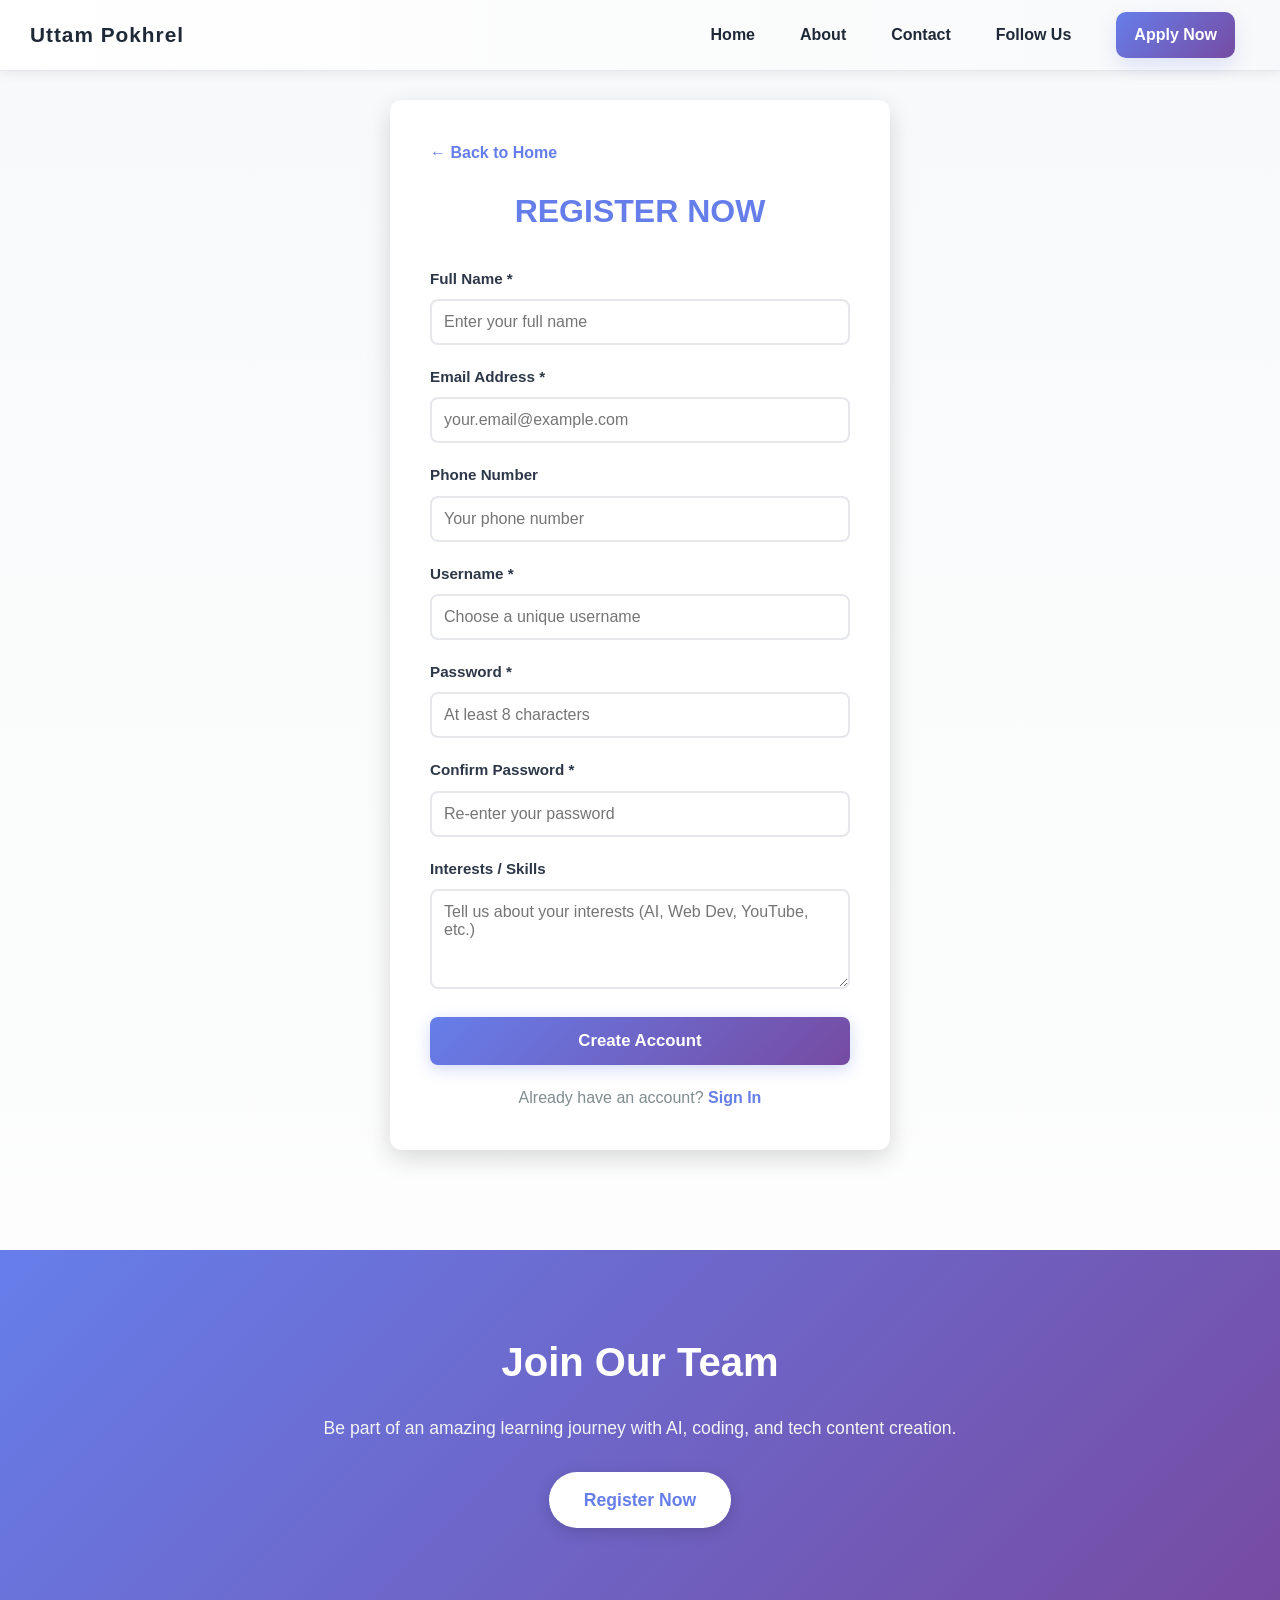
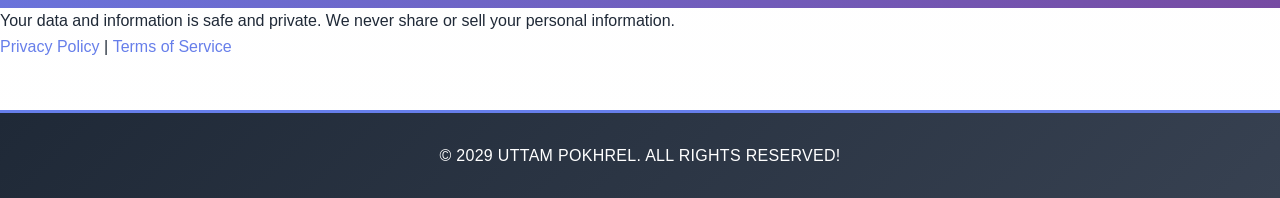
<file: register.html>
<!DOCTYPE html>
<html lang="en">
<head>
    <meta charset="UTF-8">
    <title>Register | Uttam Pokhrel</title>
    <link rel="stylesheet" href="style.css">
    <link rel="about section" href="about.html">
    <link rel="contact section" href="contact.html">
    <link rel="follow section" href="follow.html"> 
    <link rel="register section" href="register.html">
    <link rel="signin section" href="signin.html">
    <link rel="signup section" href="signup.html">
    <link rel="privacy.html" href="privacy.html">
    <link rel="terms.html" href="terms.html">
    <style>
        .register-container {
            max-width: 500px;
            margin: 100px auto;
            padding: 40px;
            background: #ffffff;
            border-radius: 12px;
            box-shadow: 0 8px 25px rgba(0, 0, 0, 0.15);
        }

        .register-container h1 {
            text-align: center;
            color: #667eea;
            margin-bottom: 30px;
            font-size: 2rem;
        }

        .form-group {
            margin-bottom: 20px;
        }

        .form-group label {
            display: block;
            margin-bottom: 8px;
            font-weight: 600;
            color: #2d3748;
            font-size: 0.95rem;
        }

        .form-group input,
        .form-group textarea {
            width: 100%;
            padding: 12px;
            border: 2px solid #e5e7eb;
            border-radius: 8px;
            font-size: 1rem;
            font-family: 'Segoe UI', sans-serif;
            transition: border-color 0.3s ease;
            box-sizing: border-box;
        }

        .form-group input:focus,
        .form-group textarea:focus {
            outline: none;
            border-color: #667eea;
            box-shadow: 0 0 8px rgba(102, 126, 234, 0.1);
        }

        .form-group textarea {
            resize: vertical;
            min-height: 100px;
        }

        .register-btn {
            width: 100%;
            padding: 14px;
            background: linear-gradient(135deg, #667eea 0%, #764ba2 100%);
            color: #ffffff;
            border: none;
            border-radius: 8px;
            font-size: 1.05rem;
            font-weight: 600;
            cursor: pointer;
            transition: all 0.3s ease;
            box-shadow: 0 4px 15px rgba(102, 126, 234, 0.3);
        }

        .register-btn:hover {
            transform: translateY(-3px);
            box-shadow: 0 8px 25px rgba(102, 126, 234, 0.4);
        }

        .register-btn:active {
            transform: translateY(-1px);
        }

        .success-message {
            display: none;
            background: #d4edda;
            color: #155724;
            padding: 15px;
            border-radius: 8px;
            margin-bottom: 20px;
            text-align: center;
            border: 1px solid #c3e6cb;
        }

        .error-message {
            display: none;
            background: #f8d7da;
            color: #721c24;
            padding: 15px;
            border-radius: 8px;
            margin-bottom: 20px;
            text-align: center;
            border: 1px solid #f5c6cb;
        }

        .login-link {
            text-align: center;
            margin-top: 20px;
            color: #7f8c8d;
        }

        .login-link a {
            color: #667eea;
            font-weight: 600;
            text-decoration: none;
            transition: color 0.3s ease;
        }

        .login-link a:hover {
            color: #764ba2;
            text-decoration: underline;
        }

        .back-link {
            display: inline-block;
            margin-bottom: 20px;
            color: #667eea;
            text-decoration: none;
            font-weight: 600;
            transition: color 0.3s ease;
        }

        .back-link:hover {
            color: #764ba2;
            text-decoration: underline;
        }
    </style>
</head>
<body>
<header>
    <nav>
        <div style="font-size:1.3rem;font-weight:bold;letter-spacing:1px;"><strong>Uttam Pokhrel</strong></div>
        <div style="display:flex; align-items:center; gap:15px; flex-wrap:wrap;">
            <a href="index.html">Home</a>
            <a href="about.html">About</a>
            <a href="contact.html">Contact</a>
            <a href="follow.html" >Follow Us</a>
            <a href="register.html" class="register-box">Apply Now</a>
        </div>
    </nav>
</header>
<div class="register-container">
    <a href="index.html" class="back-link">← Back to Home</a>
    <h1>REGISTER NOW</h1>

    <div class="success-message" id="successMessage">
        Registration successful! We'll be in touch soon.
    </div>

    <div class="error-message" id="errorMessage">
        Please fill in all fields correctly.
    </div>

    <form id="registrationForm">
        <div class="form-group">
            <label for="fullname">Full Name *</label>
            <input type="text" id="fullname" name="fullname" placeholder="Enter your full name" required>
        </div>

        <div class="form-group">
            <label for="email">Email Address *</label>
            <input type="email" id="email" name="email" placeholder="your.email@example.com" required>
        </div>

        <div class="form-group">
            <label for="phone">Phone Number</label>
            <input type="tel" id="phone" name="phone" placeholder="Your phone number">
        </div>

        <div class="form-group">
            <label for="username">Username *</label>
            <input type="text" id="username" name="username" placeholder="Choose a unique username" required>
        </div>

        <div class="form-group">
            <label for="password">Password *</label>
            <input type="password" id="password" name="password" placeholder="At least 8 characters" minlength="8" required>
        </div>

        <div class="form-group">
            <label for="confirmpassword">Confirm Password *</label>
            <input type="password" id="confirmpassword" name="confirmpassword" placeholder="Re-enter your password" minlength="8" required>
        </div>

        <div class="form-group">
            <label for="interests">Interests / Skills</label>
            <textarea id="interests" name="interests" placeholder="Tell us about your interests (AI, Web Dev, YouTube, etc.)"></textarea>
        </div>

        <button type="submit" class="register-btn">Create Account</button>
    </form>

    <div class="login-link">
        Already have an account? <a href="signin.html">Sign In</a>
    </div>
</div>
<!-- REGISTER NOW -->
    <section id="register" style="background: linear-gradient(135deg, #667eea 0%, #764ba2 100%); padding:80px 10%; text-align:center; color:#ffffff;">
        <h2 style="color:#ffffff; font-size:2.5rem; margin-bottom:20px;">Join Our Team</h2>
        <p style="font-size:1.1rem; margin-bottom:30px; color:#f3f4f6;">Be part of an amazing learning journey with AI, coding, and tech content creation.</p>
        <a href="https://forms.gle/f17SiPeSPfDuTWSa8" target="_blank" style="display:inline-block; background:#ffffff; color:#667eea; padding:14px 35px; border-radius:50px; text-decoration:none; font-weight:600; font-size:1.1rem; transition:all 0.3s ease; box-shadow:0 4px 15px rgba(0,0,0,0.15);" onmouseover="this.style.background='#f0f0f0'; this.style.transform='translateY(-3px)'; this.style.boxShadow='0 8px 25px rgba(0,0,0,0.2)'" onmouseout="this.style.background='#ffffff'; this.style.transform='translateY(0)'; this.style.boxShadow='0 4px 15px rgba(0,0,0,0.15)'">Register Now</a>
    </section>
     Your data and information is safe and private. We never share or sell your personal information. <search></search>
<a href="privacy.html">Privacy Policy</a> | <a href="terms.html">Terms of Service</a>
<footer style="margin: top 50px;">
    <p>© 2029 UTTAM POKHREL. ALL RIGHTS RESERVED!</p>
</footer>

<script>
    document.getElementById('registrationForm').addEventListener('submit', function(e) {
        e.preventDefault();

        const password = document.getElementById('password').value;
        const confirmPassword = document.getElementById('confirmpassword').value;
        const fullname = document.getElementById('fullname').value;
        const email = document.getElementById('email').value;
        const username = document.getElementById('username').value;

        const successMsg = document.getElementById('successMessage');
        const errorMsg = document.getElementById('errorMessage');

        // Reset messages
        successMsg.style.display = 'none';
        errorMsg.style.display = 'none';

        // Validation
        if (!fullname || !email || !username || !password || !confirmPassword) {
            errorMsg.textContent = 'Please fill in all required fields.';
            errorMsg.style.display = 'block';
            return;
        }

        if (password !== confirmPassword) {
            errorMsg.textContent = 'Passwords do not match.';
            errorMsg.style.display = 'block';
            return;
        }

        if (password.length < 8) {
            errorMsg.textContent = 'Password must be at least 8 characters long.';
            errorMsg.style.display = 'block';
            return;
        }

        // Show success message
        successMsg.style.display = 'block';

        // Clear form
        document.getElementById('registrationForm').reset();

        // Optional: Send data to backend
        const formData = {
            fullname: fullname,
            email: email,
            phone: document.getElementById('phone').value,
            username: username,
            interests: document.getElementById('interests').value
        };

        console.log('Registration data:', formData);
        
        // Uncomment to send to backend
        // fetch('/register', {
        //     method: 'POST',
        //     headers: { 'Content-Type': 'application/json' },
        //     body: JSON.stringify(formData)
        // })
        // .then(response => response.json())
        // .catch(error => console.error('Error:', error));
    });
</script>

<script src="theme.js"></script>
</body>
</html>
</file>
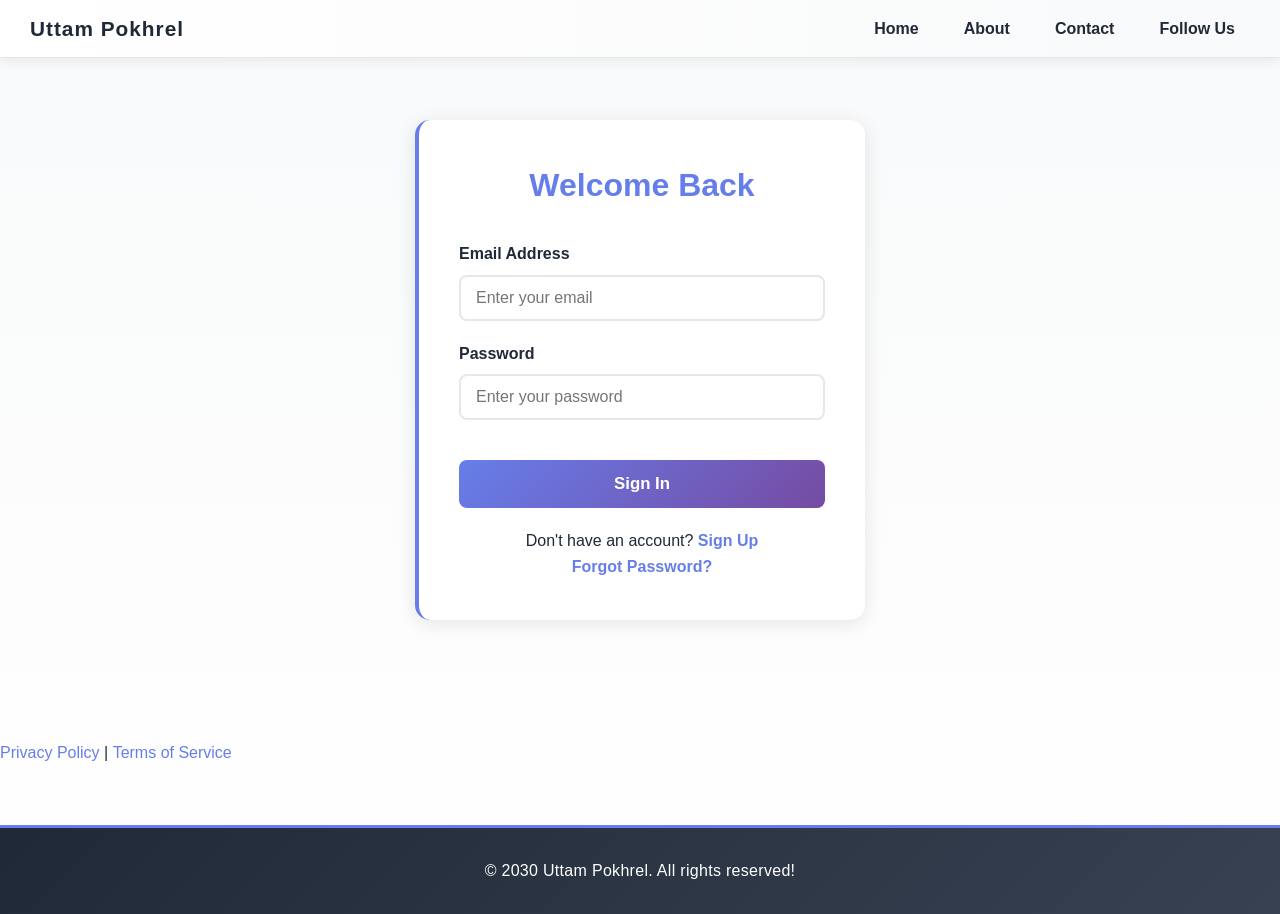
<file: signin.html>
<!DOCTYPE html>
<html lang="en">
<head>
    <meta charset="UTF-8">
    <title>Sign In | Uttam Pokhrel</title>
    <link rel="stylesheet" href="style.css">
    <link rel="about section" href="about.html">
    <link rel="contact section" href="contact.html">
    <link rel="follow section" href="follow.html"> 
    <link rel="register section" href="register.html">
    <link rel="signin section" href="signin.html">
    <link rel="signup section" href="signup.html">
    <link rel="privacy.html" href="privacy.html">
    <link rel="terms.html" href="terms.html">
    <style>
        .signin-container {
            max-width: 450px;
            margin: 120px auto;
            padding: 40px;
            background: #ffffff;
            border-radius: 15px;
            box-shadow: 0 4px 20px rgba(0, 0, 0, 0.1);
            border-left: 4px solid #667eea;
        }
        
        .signin-container h1 {
            color: #667eea;
            margin-bottom: 30px;
            text-align: center;
            font-size: 2rem;
        }
        
        .form-group {
            margin-bottom: 20px;
        }
        
        .form-group label {
            display: block;
            margin-bottom: 8px;
            color: #1f2937;
            font-weight: 600;
        }
        
        .form-group input {
            width: 100%;
            padding: 12px 15px;
            border: 2px solid #e5e7eb;
            border-radius: 8px;
            font-size: 1rem;
            transition: all 0.3s ease;
            box-sizing: border-box;
        }
        
        .form-group input:focus {
            outline: none;
            border-color: #667eea;
            box-shadow: 0 0 0 3px rgba(102, 126, 234, 0.1);
        }
        
        .signin-btn {
            width: 100%;
            padding: 14px;
            background: linear-gradient(135deg, #667eea, #764ba2);
            color: #ffffff;
            border: none;
            border-radius: 8px;
            font-size: 1.05rem;
            font-weight: 600;
            cursor: pointer;
            transition: all 0.3s ease;
            margin-top: 20px;
        }
        
        .signin-btn:hover {
            transform: translateY(-2px);
            box-shadow: 0 8px 20px rgba(102, 126, 234, 0.3);
        }
        
        .signin-footer {
            text-align: center;
            margin-top: 20px;
            color: #1f2937;
        }
        
        .signin-footer a {
            color: #667eea;
            text-decoration: none;
            font-weight: 600;
        }
        
        .signin-footer a:hover {
            text-decoration: underline;
        }
    </style>
</head>
<body>

<header role="banner">
    <nav role="navigation" aria-label="Main Navigation">
        <div style="font-size:1.3rem;font-weight:bold;letter-spacing:1px;"><strong>Uttam Pokhrel</strong></div>
        <div style="display:flex; align-items:center; gap:15px; flex-wrap:wrap;">
            <a href="index.html">Home</a>
            <a href="about.html">About</a>
            <a href="contact.html">Contact</a>
            <a href="follow.html" >Follow Us</a>
        </div>
    </nav>
</header>

<div class="signin-container">
    <h1>Welcome Back</h1>
    <form onsubmit="handleSignIn(event)">
        <div class="form-group">
            <label for="email">Email Address</label>
            <input type="email" id="email" name="email" required placeholder="Enter your email" />
        </div>
        
        <div class="form-group">
            <label for="password">Password</label>
            <input type="password" id="password" name="password" required placeholder="Enter your password" />
        </div>
        
        <button type="submit" class="signin-btn">Sign In</button>
    </form>
    
    <div class="signin-footer">
        <p>Don't have an account? <a href="signup.html">Sign Up</a></p>
        <p><a href="#">Forgot Password?</a></p>
    </div>
</div>

<a href="privacy.html">Privacy Policy</a> | <a href="terms.html">Terms of Service</a>
<footer style="margin-top:60px;">
    <p>© 2030 Uttam Pokhrel. All rights reserved!</p>
</footer>

<script>
    function handleSignIn(event) {
        event.preventDefault();
        const email = document.getElementById('email').value;
        const password = document.getElementById('password').value;
        
        if (email && password) {
            alert('Sign In Successful!\n\nWelcome back, ' + email + '!\nYou are now logged in.');
            document.querySelector('form').reset();
        }
    }
</script>
<script src="theme.js"></script>
</body>
</html>
</file>
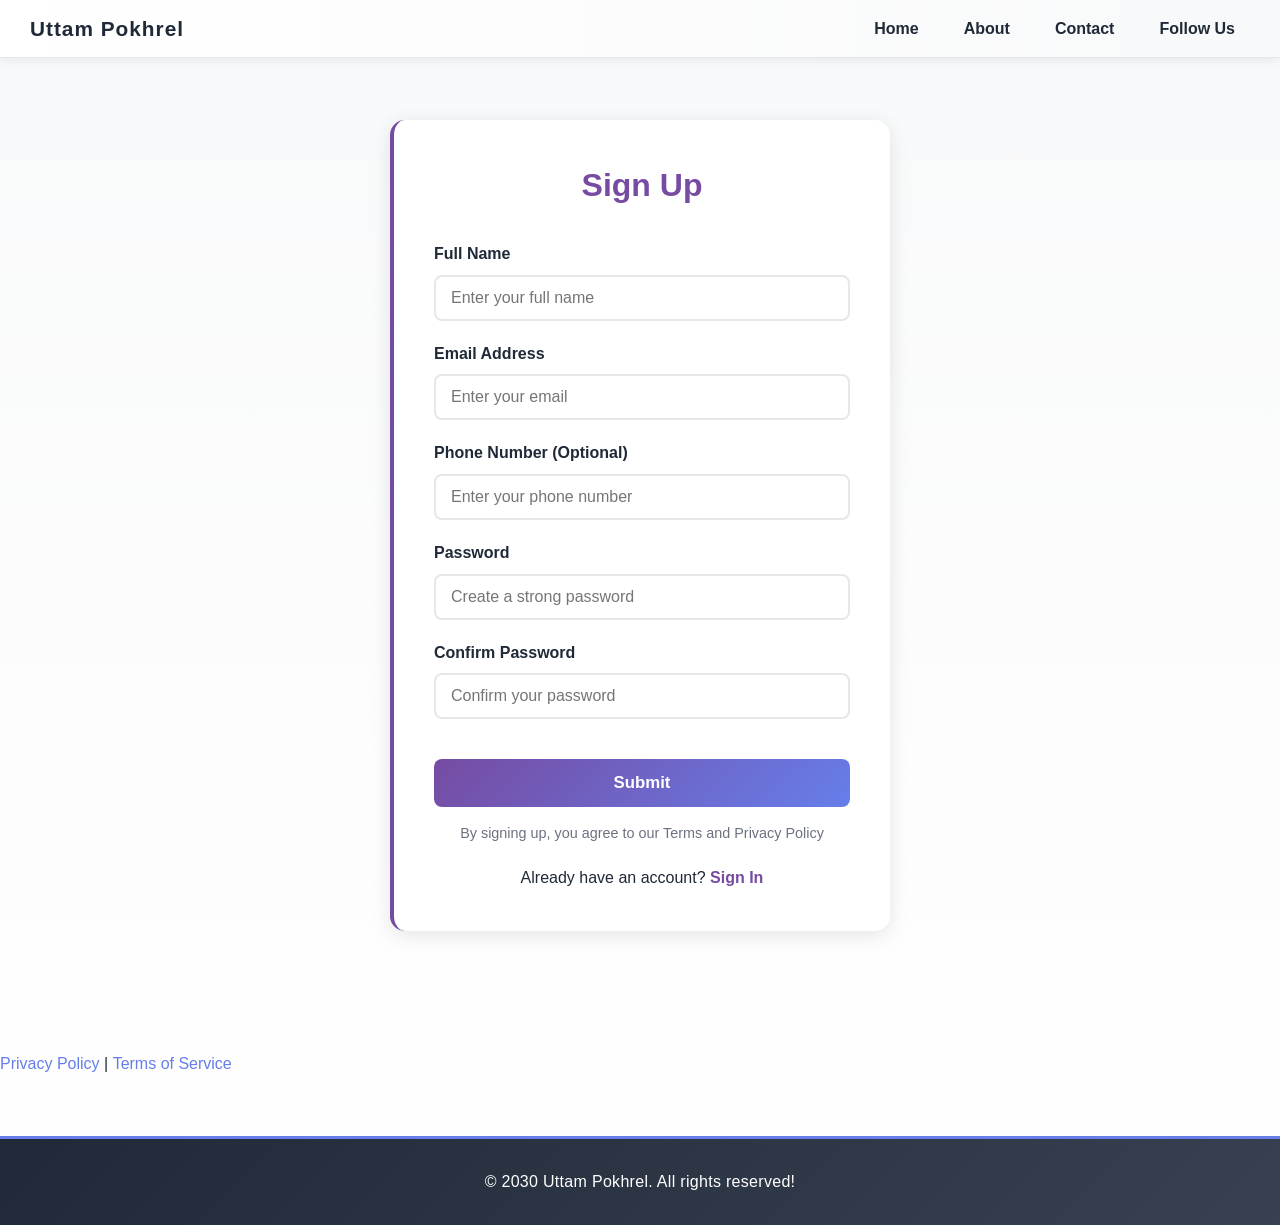
<file: signup.html>
<!DOCTYPE html>
<html lang="en">
<head>
    <meta charset="UTF-8">
    <title>Sign Up | Uttam Pokhrel</title>
    <link rel="stylesheet" href="style.css">
    <link rel="about section" href="about.html">
    <link rel="contact section" href="contact.html">
    <link rel="follow section" href="follow.html"> 
    <link rel="register section" href="register.html">
    <link rel="signin section" href="signin.html">
    <link rel="signup section" href="signup.html">
    <link rel="privacy.html" href="privacy.html">
    <link rel="terms.html" href="terms.html">
    <style>
        .signup-container {
            max-width: 500px;
            margin: 120px auto;
            padding: 40px;
            background: #ffffff;
            border-radius: 15px;
            box-shadow: 0 4px 20px rgba(0, 0, 0, 0.1);
            border-left: 4px solid #764ba2;
        }
        
        .signup-container h1 {
            color: #764ba2;
            margin-bottom: 30px;
            text-align: center;
            font-size: 2rem;
        }
        
        .form-group {
            margin-bottom: 20px;
        }
        
        .form-group label {
            display: block;
            margin-bottom: 8px;
            color: #1f2937;
            font-weight: 600;
        }
        
        .form-group input {
            width: 100%;
            padding: 12px 15px;
            border: 2px solid #e5e7eb;
            border-radius: 8px;
            font-size: 1rem;
            transition: all 0.3s ease;
            box-sizing: border-box;
        }
        
        .form-group input:focus {
            outline: none;
            border-color: #764ba2;
            box-shadow: 0 0 0 3px rgba(118, 75, 162, 0.1);
        }
        
        .signup-btn {
            width: 100%;
            padding: 14px;
            background: linear-gradient(135deg, #764ba2, #667eea);
            color: #ffffff;
            border: none;
            border-radius: 8px;
            font-size: 1.05rem;
            font-weight: 600;
            cursor: pointer;
            transition: all 0.3s ease;
            margin-top: 20px;
        }
        
        .signup-btn:hover {
            transform: translateY(-2px);
            box-shadow: 0 8px 20px rgba(118, 75, 162, 0.3);
        }
        
        .signup-footer {
            text-align: center;
            margin-top: 20px;
            color: #1f2937;
        }
        
        .signup-footer a {
            color: #764ba2;
            text-decoration: none;
            font-weight: 600;
        }
        
        .signup-footer a:hover {
            text-decoration: underline;
        }
        
        .terms {
            font-size: 0.9rem;
            color: #6b7280;
            margin-top: 15px;
            text-align: center;
        }
    </style>
</head>
<body>

<header role="banner">
    <nav role="navigation" aria-label="Main Navigation">
        <div style="font-size:1.3rem;font-weight:bold;letter-spacing:1px;"><strong>Uttam Pokhrel</strong></div>
        <div style="display:flex; align-items:center; gap:15px; flex-wrap:wrap;">
            <a href="index.html">Home</a>
            <a href="about.html">About</a>
            <a href="contact.html">Contact</a>
            <a href="follow.html">Follow Us</a>
        </div>
    </nav>
</header>

<div class="signup-container">
    <h1>Sign Up</h1>
    <form onsubmit="handleSignUp(event)">
        <div class="form-group">
            <label for="fullname">Full Name</label>
            <input type="text" id="fullname" name="fullname" required placeholder="Enter your full name" required/>
        </div>
        
        <div class="form-group">
            <label for="email">Email Address</label>
            <input type="email" id="email" name="email" required placeholder="Enter your email" required/>
        </div>
        
        <div class="form-group">
            <label for="phone">Phone Number (Optional)</label>
            <input type="tel" id="phone" name="phone" placeholder="Enter your phone number" />
        </div>
        
        <div class="form-group">
            <label for="password">Password</label>
            <input type="password" id="password" name="password" required placeholder="Create a strong password" />
        </div>
        
        <div class="form-group">
            <label for="confirmpassword">Confirm Password</label>
            <input type="password" id="confirmpassword" name="confirmpassword" required placeholder="Confirm your password" aria-required="true" />
        </div>
        
        <button type="submit" class="signup-btn">Submit</button>
    </form>
    
    <div class="terms">
        <p>By signing up, you agree to our Terms and Privacy Policy</p>
    </div>
    
    <div class="signup-footer">
        <p>Already have an account? <a href="signin.html">Sign In</a></p>
    </div>
</div>

<a href="privacy.html">Privacy Policy</a> | <a href="terms.html">Terms of Service</a>
<footer style="margin-top:60px;">
    <p>© 2030 Uttam Pokhrel. All rights reserved!</p>
</footer>

<script>
    function handleSignUp(event) {
        event.preventDefault();
        const fullname = document.getElementById('fullname').value;
        const email = document.getElementById('email').value;
        const password = document.getElementById('password').value;
        const confirmpassword = document.getElementById('confirmpassword').value;
        
        if (password !== confirmpassword) {
            alert('Passwords do not match!');
            return;
        }
        
        if (fullname && email && password) {
            alert('Account Created Successfully!\n\nWelcome, ' + fullname + '!\nA confirmation email has been sent to ' + email + '\nYou can now sign in to your account.');
            document.querySelector('form').reset();
        }
    }
</script>
<script src="theme.js"></script>
</body>
</html>
</file>
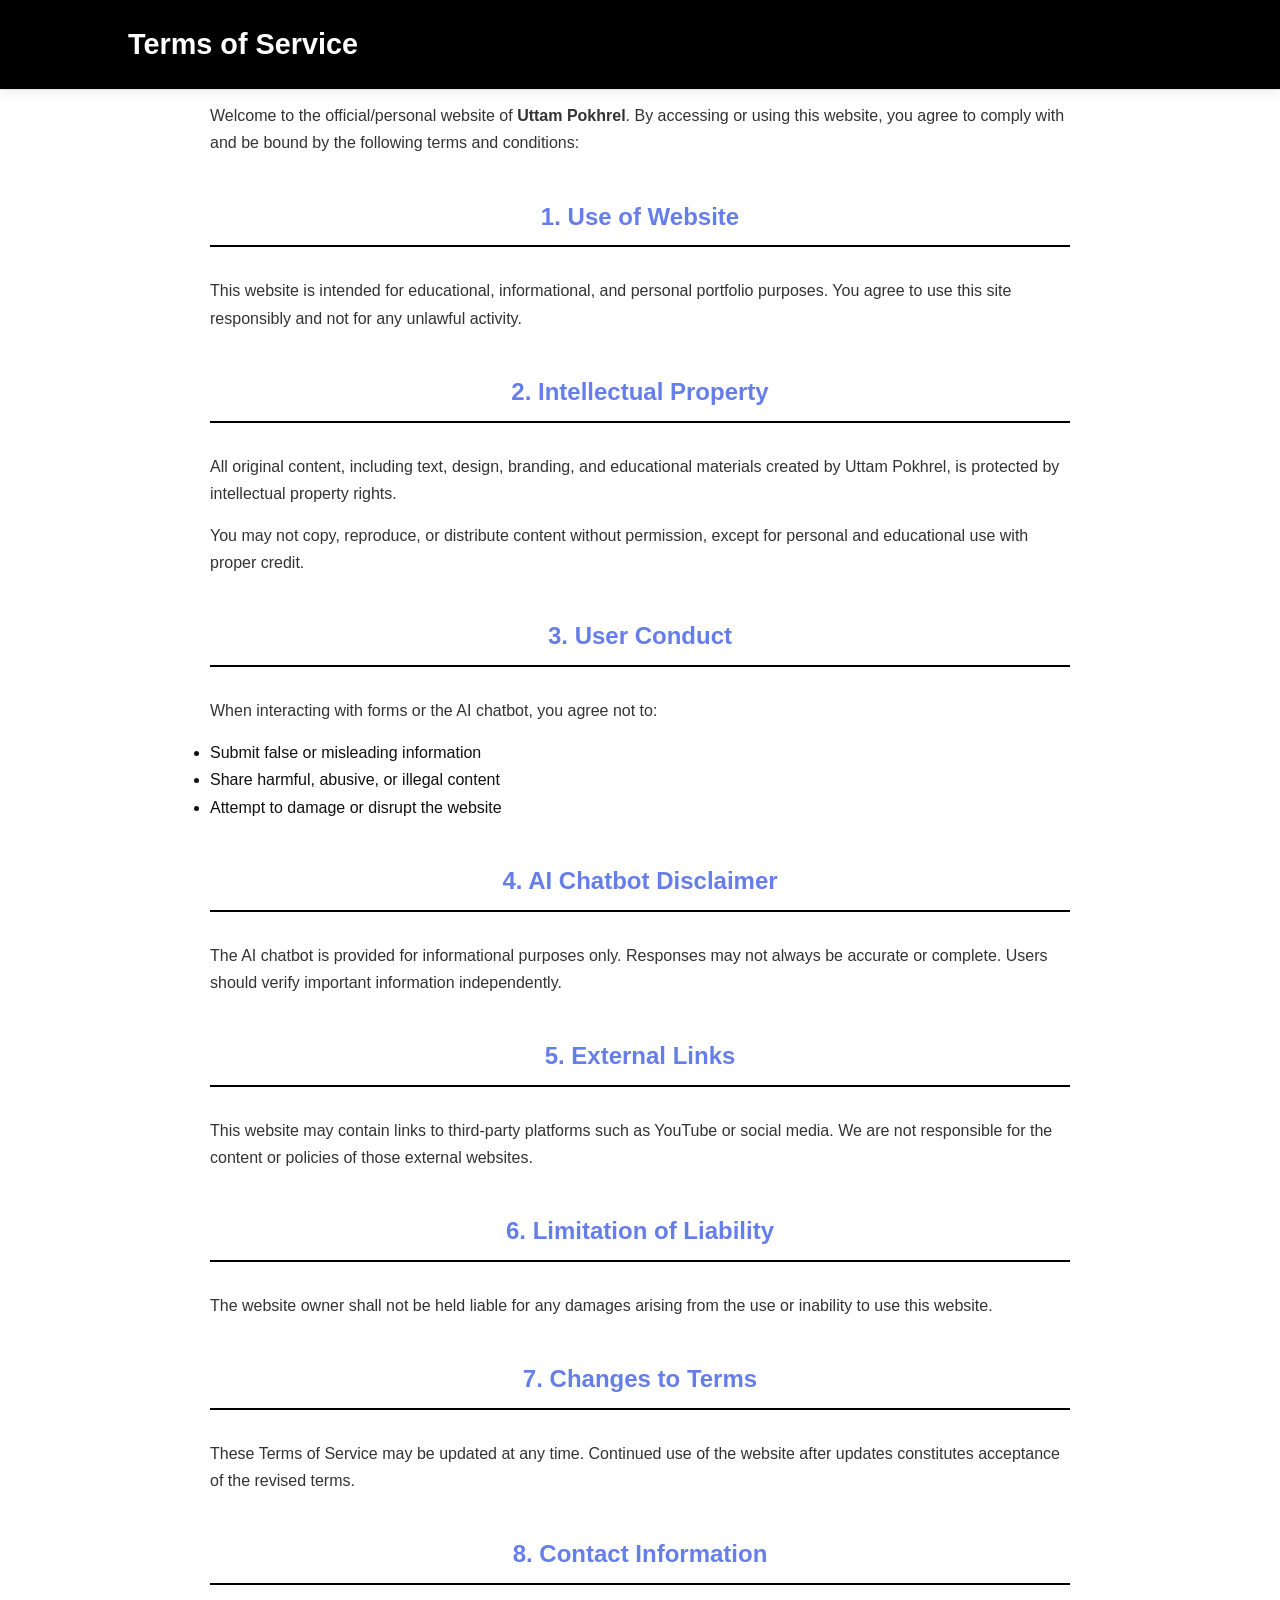
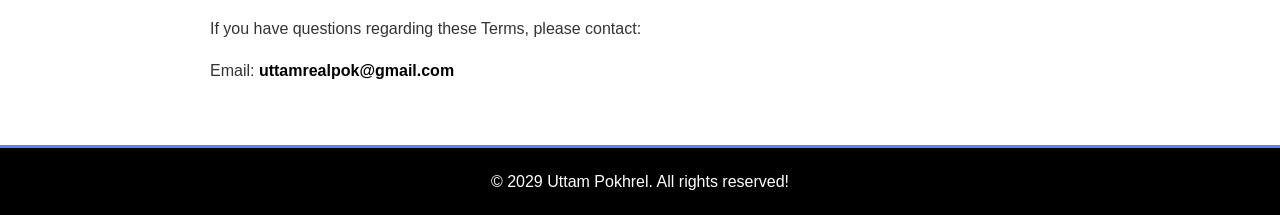
<file: terms.html>
<!DOCTYPE html>
<html lang="en">
<head>
    <title>Terms of Service | Uttam Pokhrel</title>
   <link rel="stylesheet" href="style.css">
    <link rel="about section" href="about.html">
    <link rel="contact section" href="contact.html">
    <link rel="follow section" href="follow.html"> 
    <link rel="register section" href="register.html">
    <link rel="signin section" href="signin.html">
    <link rel="signup section" href="signup.html">
    <link rel="privacy.html" href="privacy.html">
    <link rel="terms.html" href="terms.html">
</head>
<body>
<style>
body{
    margin:0;
    font-family: Arial, sans-serif;
    background:#ffffff;
    color:#111;
    line-height:1.7;
}

header{
    background:#000;
    color:#fff;
    padding:20px 10%;
}

header h1{
    margin:0;
    font-size:1.8rem;
}

.container{
    max-width:900px;
    margin:60px auto;
    padding:0 20px;
}

h2{
    margin-top:40px;
    font-size:1.5rem;
    border-bottom:2px solid #000;
    padding-bottom:8px;
}

p{
    margin:15px 0;
    color:#333;
}

ul{
    margin:15px 0;
}

a{
    color:#000;
    font-weight:600;
}

footer{
    background:#000;
    color:#fff;
    text-align:center;
    padding:20px;
    margin-top:60px;
}
</style>
</head>

<body>

<header>
    <h1>Terms of Service</h1>
</header>

<div class="container">

<p><strong>Effective Date:</strong> January 2030 A.D.</p>

<p>Welcome to the official/personal website of <strong>Uttam Pokhrel</strong>. By accessing or using this website, you agree to comply with and be bound by the following terms and conditions:</p>

<h2>1. Use of Website</h2>
<p>This website is intended for educational, informational, and personal portfolio purposes. You agree to use this site responsibly and not for any unlawful activity.</p>

<h2>2. Intellectual Property</h2>
<p>All original content, including text, design, branding, and educational materials created by Uttam Pokhrel, is protected by intellectual property rights.</p>
<p>You may not copy, reproduce, or distribute content without permission, except for personal and educational use with proper credit.</p>

<h2>3. User Conduct</h2>
<p>When interacting with forms or the AI chatbot, you agree not to:</p>
<ul>
<li>Submit false or misleading information</li>
<li>Share harmful, abusive, or illegal content</li>
<li>Attempt to damage or disrupt the website</li>
</ul>

<h2>4. AI Chatbot Disclaimer</h2>
<p>The AI chatbot is provided for informational purposes only. Responses may not always be accurate or complete. Users should verify important information independently.</p>

<h2>5. External Links</h2>
<p>This website may contain links to third-party platforms such as YouTube or social media. We are not responsible for the content or policies of those external websites.</p>

<h2>6. Limitation of Liability</h2>
<p>The website owner shall not be held liable for any damages arising from the use or inability to use this website.</p>

<h2>7. Changes to Terms</h2>
<p>These Terms of Service may be updated at any time. Continued use of the website after updates constitutes acceptance of the revised terms.</p>

<h2>8. Contact Information</h2>
<p>If you have questions regarding these Terms, please contact:</p>
<p>Email: <a href="mailto:uttamrealpok@gmail.com">uttamrealpok@gmail.com</a></p>

</div>

<footer>
© 2029 Uttam Pokhrel. All rights reserved!
</body>
</html>
</file>
<file: style.css>
* {
    margin: 0;
    padding: 0;
    box-sizing: border-box;
    font-family: 'Segoe UI', -apple-system, BlinkMacSystemFont, sans-serif;
    scroll-behavior: smooth;
}

body {
    background: linear-gradient(to bottom, #f8f9fa, #ffffff);
    color: #1f2937;
    transition: background 0.3s, color 0.3s;
    line-height: 1.6;
}

.dark-theme body {
    background: #0f172a;
    color: #e5e7eb;
}

/* HERO */
.hero {
    height: 100vh;
    background: linear-gradient(135deg, hsl(240, 1%, 25%) 0%, #16131a 100%);
    display: flex;
    flex-direction: column;
    justify-content: center;
    align-items: center;
    text-align: center;
    animation: fadeIn 1s ease-in-out;
    color: #ffffff;
}

@keyframes fadeIn {
    from { opacity: 0; transform: translateY(20px); }
    to { opacity: 1; transform: translateY(0); }
}

.hero h1 {
    font-size: 3.5rem;
    font-weight: 700;
    text-shadow: 0 2px 10px rgba(0, 0, 0, 0.2);
    margin-bottom: 10px;
}

.hero span {
    color: #ffd700;
    background: linear-gradient(135deg, #ffd700, #ffed4e);
    -webkit-background-clip: text;
    -webkit-text-fill-color: transparent;
    background-clip: text;
}

.hero p {
    margin: 15px 0;
    font-size: 1.3rem;
    font-weight: 500;
    letter-spacing: 0.5px;
}
/* link styled like the hero button for direct navigation */
.hero button {
    padding: 14px 35px;
    border: none;
    background: #ffffff;
    color: #000000;
    font-size: 1.05rem;
    font-weight: 600;
    cursor: pointer;
    border-radius: 50px;
    transition: all 0.3s ease;
    box-shadow: 0 4px 15px rgba(0, 0, 0, 0.15);
    outline: none;
}

/* link styled like the hero button for direct navigation */
.hero-link {
    display: inline-block;
    padding: 14px 35px;
    border: none;
    background: #ffffff;
    color: #000000;
    font-size: 1.05rem;
    font-weight: 600;
    cursor: pointer;
    border-radius: 50px;
    transition: all 0.3s ease;
    box-shadow: 0 4px 15px rgba(0, 0, 0, 0.15);
    text-decoration: none;
}

.hero-link:hover,
.hero-link:focus {
    background: #f0f0f0;
    transform: translateY(-3px);
    box-shadow: 0 8px 25px rgba(0, 0, 0, 0.2);
    color: #667eea;
}

.hero button:focus, .hero button:hover {
    background: #f0f0f0;
    transform: translateY(-3px);
    box-shadow: 0 8px 25px rgba(0, 0, 0, 0.2);
}

.hero img:hover {
    box-shadow: 0 10px 40px rgba(0, 0, 0, 0.25);
    transform: scale(1.05);
    transition: all 0.3s ease;
}

.hero-buttons {
    display: flex;
    gap: 20px;
    justify-content: center;
    margin-top: 30px;
    flex-wrap: wrap;
}

/* SECTIONS */
section {
    padding: 100px 10%;
}

section:nth-child(even) {
    background: #f8f9fa;
}

h2 {
    font-size: 2.5rem;
    margin-bottom: 30px;
    color: #667eea;
    font-weight: 700;
    text-align: center;
}

/* SKILLS */
.skills-box {
    display: grid;
    grid-template-columns: repeat(auto-fit, minmax(220px, 1fr));
    gap: 25px;
    margin-top: 40px;
}

.skills-box div {
    background: #ffffff;
    padding: 30px;
    border-radius: 15px;
    text-align: center;
    transition: all 0.3s ease;
    box-shadow: 0 2px 15px rgba(0, 0, 0, 0.08);
    border: 2px solid transparent;
    font-weight: 600;
    font-size: 1.05rem;
    color: #1f2937;
}

.skills-box div:hover {
    transform: translateY(-10px);
    background: linear-gradient(135deg, #667eea, #764ba2);
    color: #ffffff;
    border-color: #667eea;
    box-shadow: 0 10px 30px rgba(102, 126, 234, 0.2);
}

/* FOOTER */
footer {
    text-align: center;
    padding: 30px;
    background: linear-gradient(135deg, #1f2937, #374151);
    border-top: 3px solid #667eea;
    color: #ffffff;
    margin-top: 50px;
}

footer p {
    font-weight: 500;
    letter-spacing: 0.3px;
}

/* INTERLINKING STYLES */
a {
    color: #667eea;
    text-decoration: none;
    transition: all 0.3s ease;
    font-weight: 500;
}

a:hover {
    color: #764ba2;
    text-decoration: underline;
}

/* JSON DISPLAY STYLES */
pre {
    background: #f8f9fa;
    color: #1f2937;
    padding: 20px;
    border-radius: 12px;
    overflow-x: auto;
    font-family: 'Courier New', monospace;
    box-shadow: 0 2px 10px rgba(0, 0, 0, 0.08);
    border-left: 4px solid #667eea;
}

code {
    background: #e5e7eb;
    padding: 3px 6px;
    border-radius: 4px;
    color: #667eea;
    font-weight: 500;
}

/* NAVIGATION */
header {
    background: linear-gradient(to right, #ffffff, #f8f9fa);
    padding: 12px 30px;
    position: fixed;
    width: 100%;
    top: 0;
    z-index: 1000;
    box-shadow: 0 2px 12px rgba(0, 0, 0, 0.08);
    border-bottom: 1px solid #e5e7eb;
}

nav {
    display: flex;
    justify-content: space-between;
    align-items: center;
    gap: 30px;
}

nav a {
    color: #1f2937;
    text-decoration: none;
    margin: 0 15px;
    font-weight: 600;
    transition: color 0.3s ease;
}

nav a:hover {
    color: #667eea;
}

nav button {
    background: #667eea;
    color: #ffffff;
    border: none;
    padding: 8px 16px;
    cursor: pointer;
    border-radius: 8px;
    font-weight: 600;
    transition: all 0.3s ease;
}

nav button:hover {
    background: #764ba2;
    transform: translateY(-2px);
    box-shadow: 0 4px 12px rgba(102, 126, 234, 0.25);
}

/* CONTAINER AND CARDS */
.container {
    margin-top: 100px;
    padding: 30px;
}

.card {
    background: #ffffff;
    margin: 25px 0;
    padding: 35px;
    border-radius: 15px;
    box-shadow: 0 2px 15px rgba(0, 0, 0, 0.08);
    border-left: 4px solid #667eea;
    transition: all 0.3s ease;
}

.card:hover {
    box-shadow: 0 8px 25px rgba(102, 126, 234, 0.12);
    transform: translateY(-3px);
}

.card h1 {
    color: #667eea;
    margin-bottom: 15px;
    font-size: 2rem;
}

.dark-theme .card {
    background: #1e293b;
    color: #e5e7eb;
    border-left-color: #38bdf8;
}

.dark-theme header {
    background: linear-gradient(to right, #1e293b, #0f172a);
    border-bottom-color: #38bdf8;
}

/* CHATBOT */
#chat-container,
#chat-container-index,
#chat-container-about,
#chat-container-contact {
    max-width: 600px;
    margin: 0 auto;
    background: #ffffff;
    border-radius: 15px;
    padding: 25px;
    box-shadow: 0 4px 20px rgba(0, 0, 0, 0.1);
    border: 2px solid #e5e7eb;
}

#chat-messages,
#chat-messages-index,
#chat-messages-about,
#chat-messages-contact {
    height: 320px;
    overflow-y: auto;
    margin-bottom: 15px;
    padding: 15px;
    background: #f8f9fa;
    border-radius: 10px;
    border: 1px solid #e5e7eb;
}

#chat-messages div,
#chat-messages-index div,
#chat-messages-about div,
#chat-messages-contact div {
    margin-bottom: 12px;
    padding: 10px 14px;
    background: linear-gradient(135deg, #667eea, #764ba2);
    border-radius: 10px;
    color: #ffffff;
    font-weight: 500;
}

#chat-input,
#chat-input-index,
#chat-input-about,
#chat-input-contact {
    width: calc(100% - 90px);
    padding: 12px 15px;
    border: 2px solid #e5e7eb;
    border-radius: 10px;
    background: #ffffff;
    color: #1f2937;
    font-size: 1rem;
    transition: all 0.3s ease;
}

#chat-input:focus,
#chat-input-index:focus,
#chat-input-about:focus,
#chat-input-contact:focus {
    border-color: #667eea;
    outline: none;
    box-shadow: 0 0 0 3px rgba(102, 126, 234, 0.1);
}

#chat-container button,
#chat-container-index button,
#chat-container-about button,
#chat-container-contact button {
    padding: 11px 18px;
    background: #667eea;
    color: #ffffff;
    border: none;
    border-radius: 10px;
    cursor: pointer;
    margin-left: 10px;
    font-weight: 600;
    transition: all 0.3s ease;
}

#chat-container button:hover,
#chat-container-index button:hover,
#chat-container-about button:hover,
#chat-container-contact button:hover {
    background: #764ba2;
    transform: translateY(-2px);
    box-shadow: 0 4px 12px rgba(102, 126, 234, 0.3);
}

/* Register box (global) - attractive rectangular cover hover used across site */
.register-box{
    position:relative;
    display:inline-block;
    padding:10px 18px;
    background:linear-gradient(135deg,#667eea 0%,#764ba2 100%);
    color:#fff;
    font-weight:700;
    border-radius:10px;
    text-decoration:none;
    box-shadow:0 8px 20px rgba(102,126,234,0.18);
    overflow:hidden;
    z-index:1;
    transition:transform .22s ease, box-shadow .22s ease;
}
.register-box::before{
    content:"";
    position:absolute;
    left:50%;
    top:50%;
    width:0%;
    height:260%;
    background:rgba(255,255,255,0.12);
    transform:translate(-50%,-50%) rotate(12deg);
    transition:width .35s ease;
    z-index:0;
}
.register-box:hover::before{ width:260%; }
.register-box:hover{ transform:translateY(-3px); box-shadow:0 18px 40px rgba(102,126,234,0.25); }
.register-box span{ position:relative; z-index:2; }
</file>
